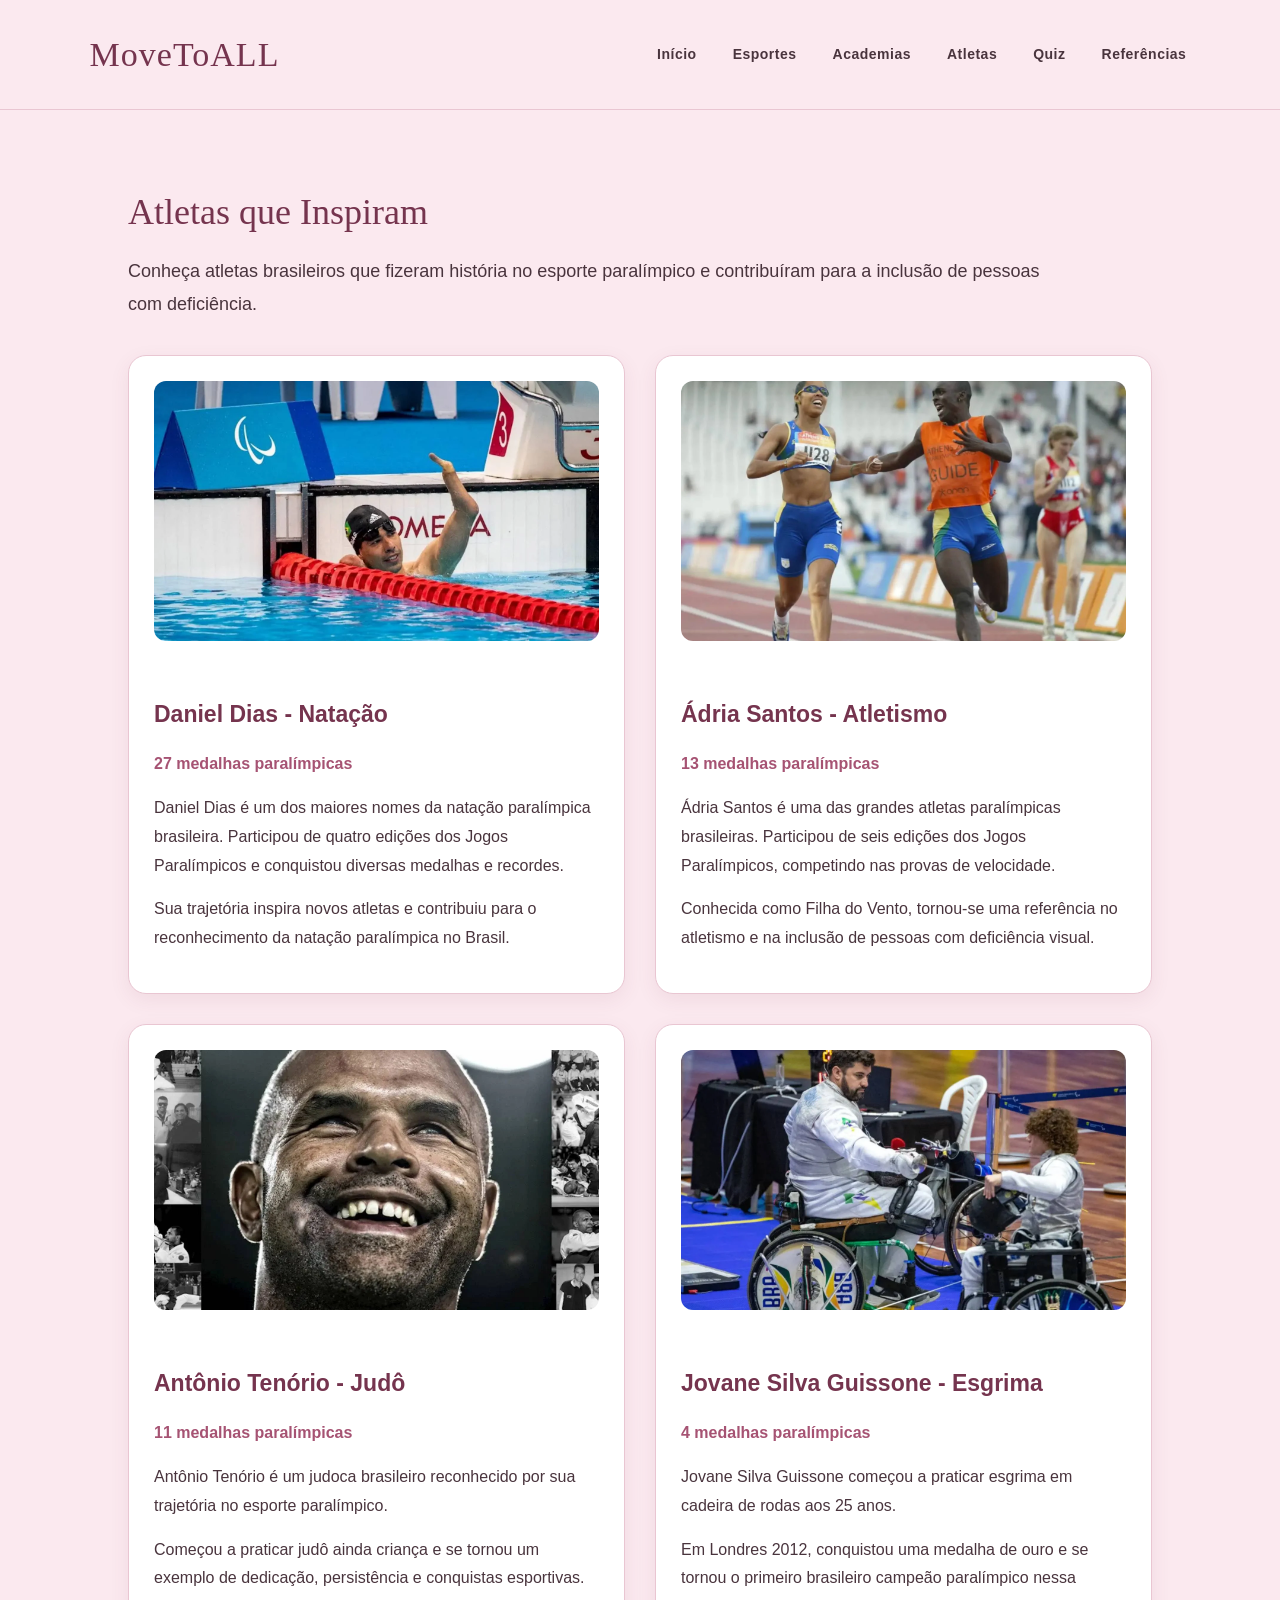
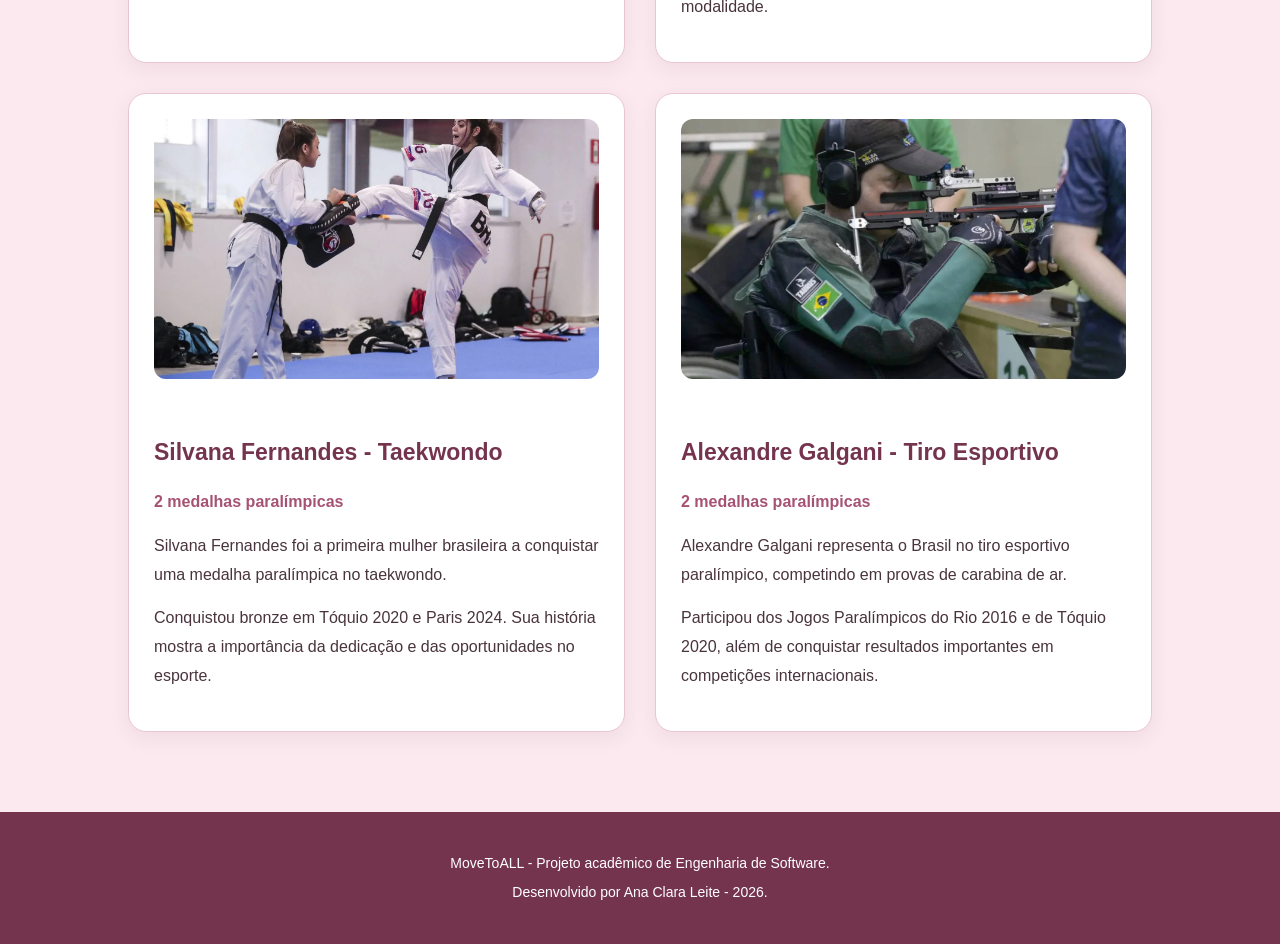
<file: atletas.html>
<!DOCTYPE html>
<html lang="pt-br">
<head>
    <meta charset="UTF-8">
    <meta name="viewport" content="width=device-width, initial-scale=1.0">
    <title>Atletas | MoveToALL</title>
    <link rel="stylesheet" href="style.css">
</head>

<body>
    <a href="#conteudo" class="skip-link">Pular para conteúdo principal</a>
    <header>
        <h1>MoveToALL</h1>
        
        <nav aria-label="Menu">

            <a href="index.html">Início</a>
            <a href="esportes.html">Esportes</a>
            <a href="gym.html">Academias</a>
            <a href="atletas.html">Atletas</a>
            <a href="quiz.html">Quiz</a>
            <a href="referencias.html">Referências</a>
        </nav>
    </header>

    
    <main id="conteudo" tabindex="-1">
        <section id="athletes">
            <h2>Atletas que Inspiram</h2>
            <p>Conheça atletas brasileiros que fizeram história
                no esporte paralímpico e contribuíram para
                a inclusão de pessoas com deficiência.</p>

            <div class="athletes-container">

                <div class="athlete-card">
                    <img src="imagens/daniel_dias.webp"
                         alt="Daniel Dias na piscina">
                    <h3>Daniel Dias - Natação</h3>
                    <p><strong>27 medalhas paralímpicas</strong></p>
                    <p>Daniel Dias é um dos maiores nomes da
                        natação paralímpica brasileira. Participou
                        de quatro edições dos Jogos Paralímpicos
                        e conquistou diversas medalhas e recordes.</p>
                    <p>Sua trajetória inspira novos atletas
                        e contribuiu para o reconhecimento
                        da natação paralímpica no Brasil.</p>
                </div>

                <div class="athlete-card">
                    <img src="imagens/adria_santos.webp"
                         alt="Ádria Santos praticando atletismo">
                    <h3>Ádria Santos - Atletismo</h3>
                    <p><strong>13 medalhas paralímpicas</strong></p>
                    <p>Ádria Santos é uma das grandes atletas
                        paralímpicas brasileiras. Participou de
                        seis edições dos Jogos Paralímpicos,
                        competindo nas provas de velocidade.</p>
                    <p>Conhecida como Filha do Vento,
                        tornou-se uma referência no atletismo
                        e na inclusão de pessoas com deficiência visual.</p>
                </div>

                <div class="athlete-card">
                    
                <img src="imagens/antonio_tenorio.webp"
                    alt="Antônio Tenório sorrindo em um retrato, com fotografias ao fundo.">
                    <h3>Antônio Tenório - Judô</h3>
                    <p><strong>11 medalhas paralímpicas</strong></p>
                    <p>Antônio Tenório é um judoca brasileiro
                        reconhecido por sua trajetória no
                        esporte paralímpico.</p>
                    <p>Começou a praticar judô ainda criança
                        e se tornou um exemplo de dedicação,
                        persistência e conquistas esportivas.</p>
                </div>

                <div class="athlete-card">
                    <img src="imagens/jovane_silva.webp"
                         alt="Jovane Silva Guissone praticando esgrima">
                    <h3>Jovane Silva Guissone - Esgrima</h3>
                    <p><strong>4 medalhas paralímpicas</strong></p>
                    <p>Jovane Silva Guissone começou a praticar
                        esgrima em cadeira de rodas aos 25 anos.</p>
                    <p>Em Londres 2012, conquistou uma medalha
                        de ouro e se tornou o primeiro brasileiro
                        campeão paralímpico nessa modalidade.</p>
                </div>

                <div class="athlete-card">
                    <img src="imagens/silvana_fernandes.webp"
                         alt="Silvana Fernandes treinando taekwondo">
                    <h3>Silvana Fernandes - Taekwondo</h3>
                    <p><strong>2 medalhas paralímpicas</strong></p>
                    <p>Silvana Fernandes foi a primeira mulher
                        brasileira a conquistar uma medalha
                        paralímpica no taekwondo.</p>
                    <p>Conquistou bronze em Tóquio 2020
                        e Paris 2024. Sua história mostra
                        a importância da dedicação e das
                        oportunidades no esporte.</p>
                </div>

                <div class="athlete-card">
                    <img src="imagens/alexandre_galgani.webp"
                         alt="Alexandre Galgani praticando tiro esportivo">
                    <h3>Alexandre Galgani - Tiro Esportivo</h3>
                    <p><strong>2 medalhas paralímpicas</strong></p>
                    <p>Alexandre Galgani representa o Brasil
                        no tiro esportivo paralímpico,
                        competindo em provas de carabina de ar.</p>
                    <p>Participou dos Jogos Paralímpicos
                        do Rio 2016 e de Tóquio 2020,
                        além de conquistar resultados
                        importantes em competições internacionais.</p>
                </div>

            </div>
        </section>
    </main>

    <footer>
        <p>MoveToALL - Projeto acadêmico de Engenharia de Software.</p>
        <p>Desenvolvido por Ana Clara Leite - 2026.</p>
    </footer>
</body>
</html>
</file>
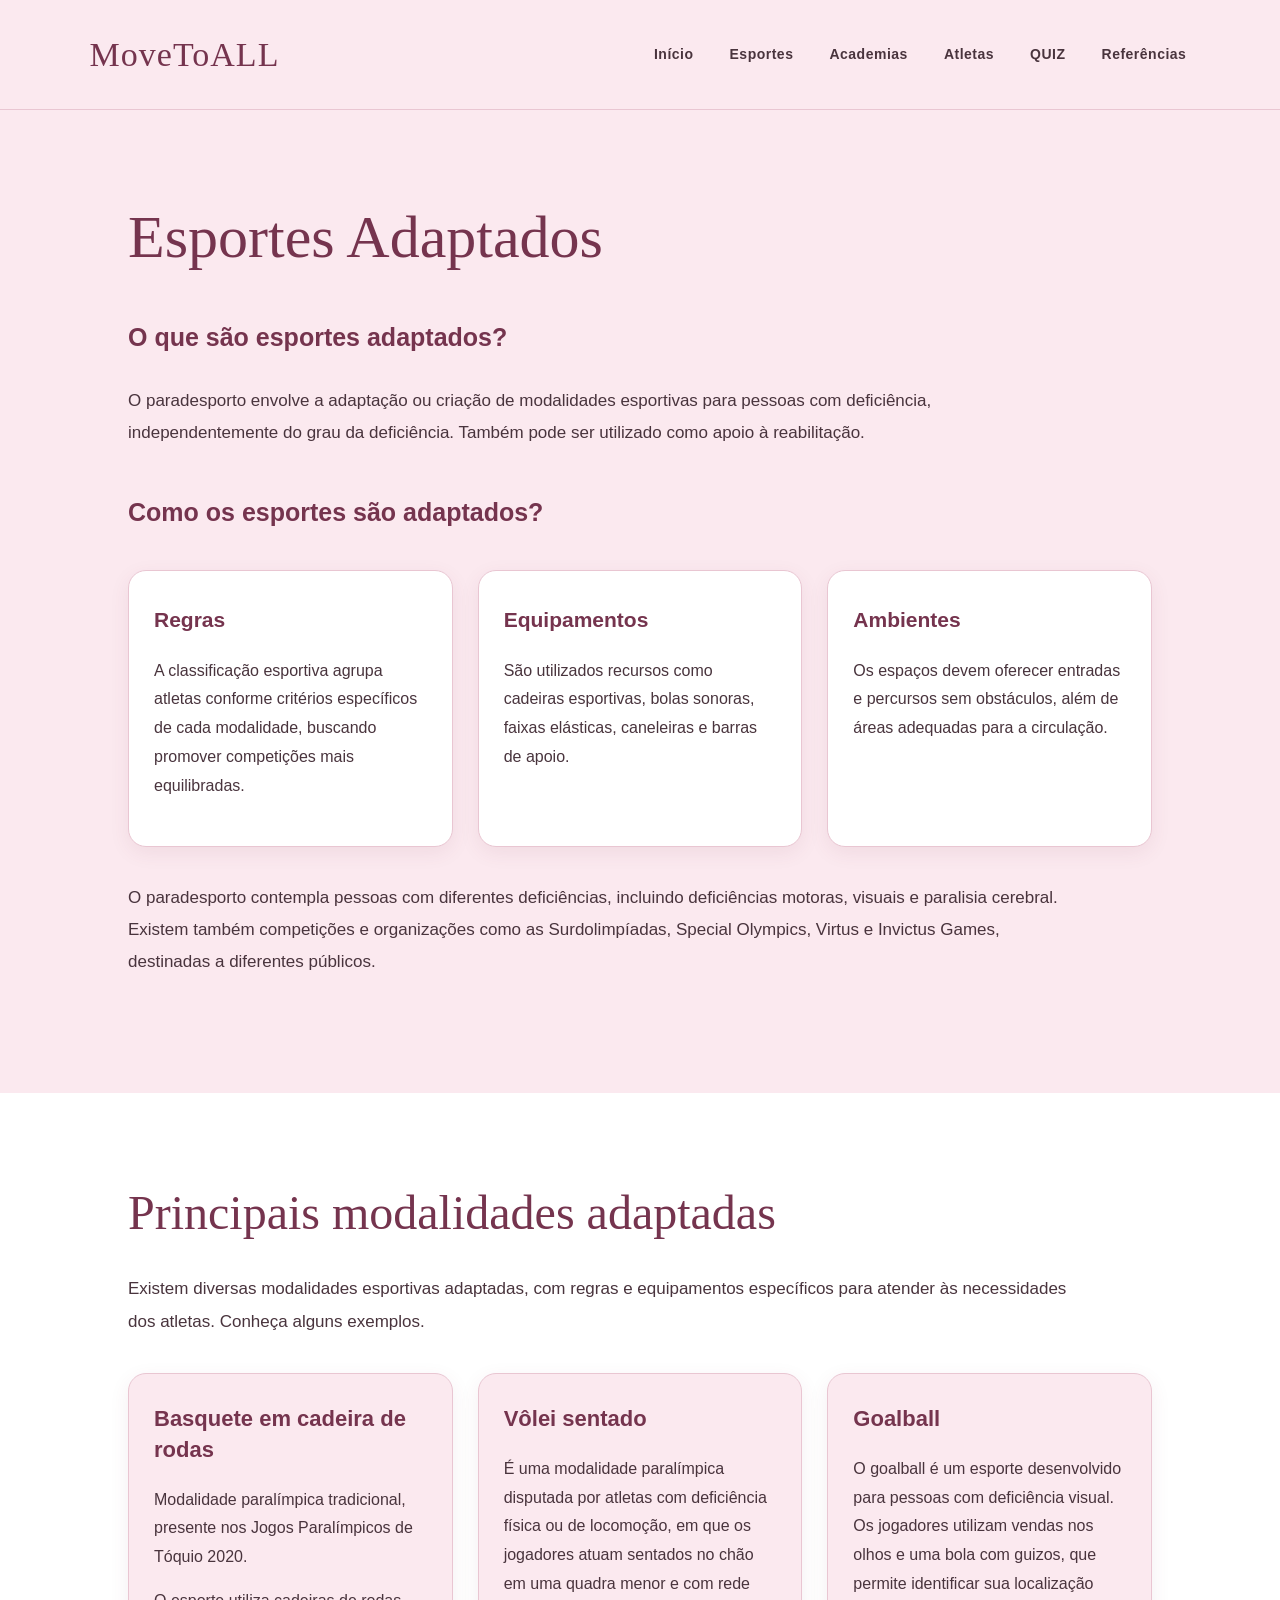
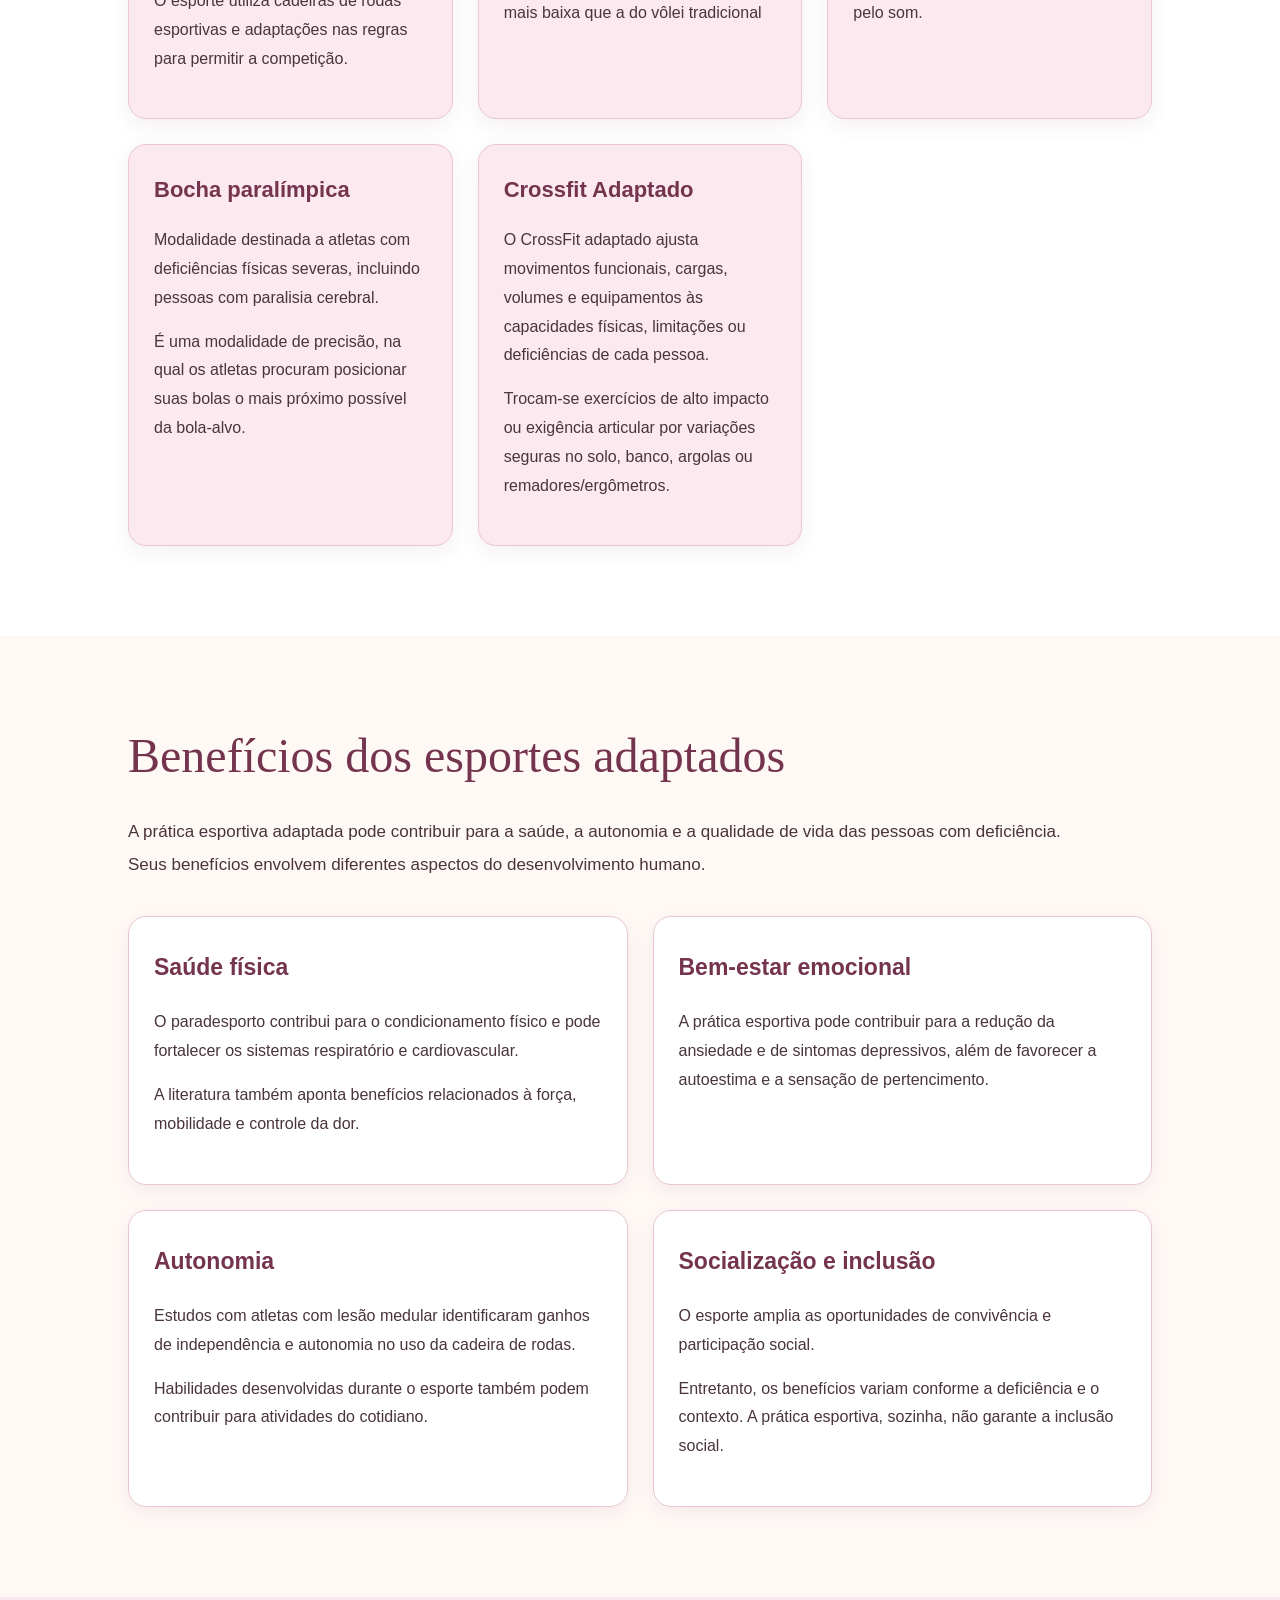
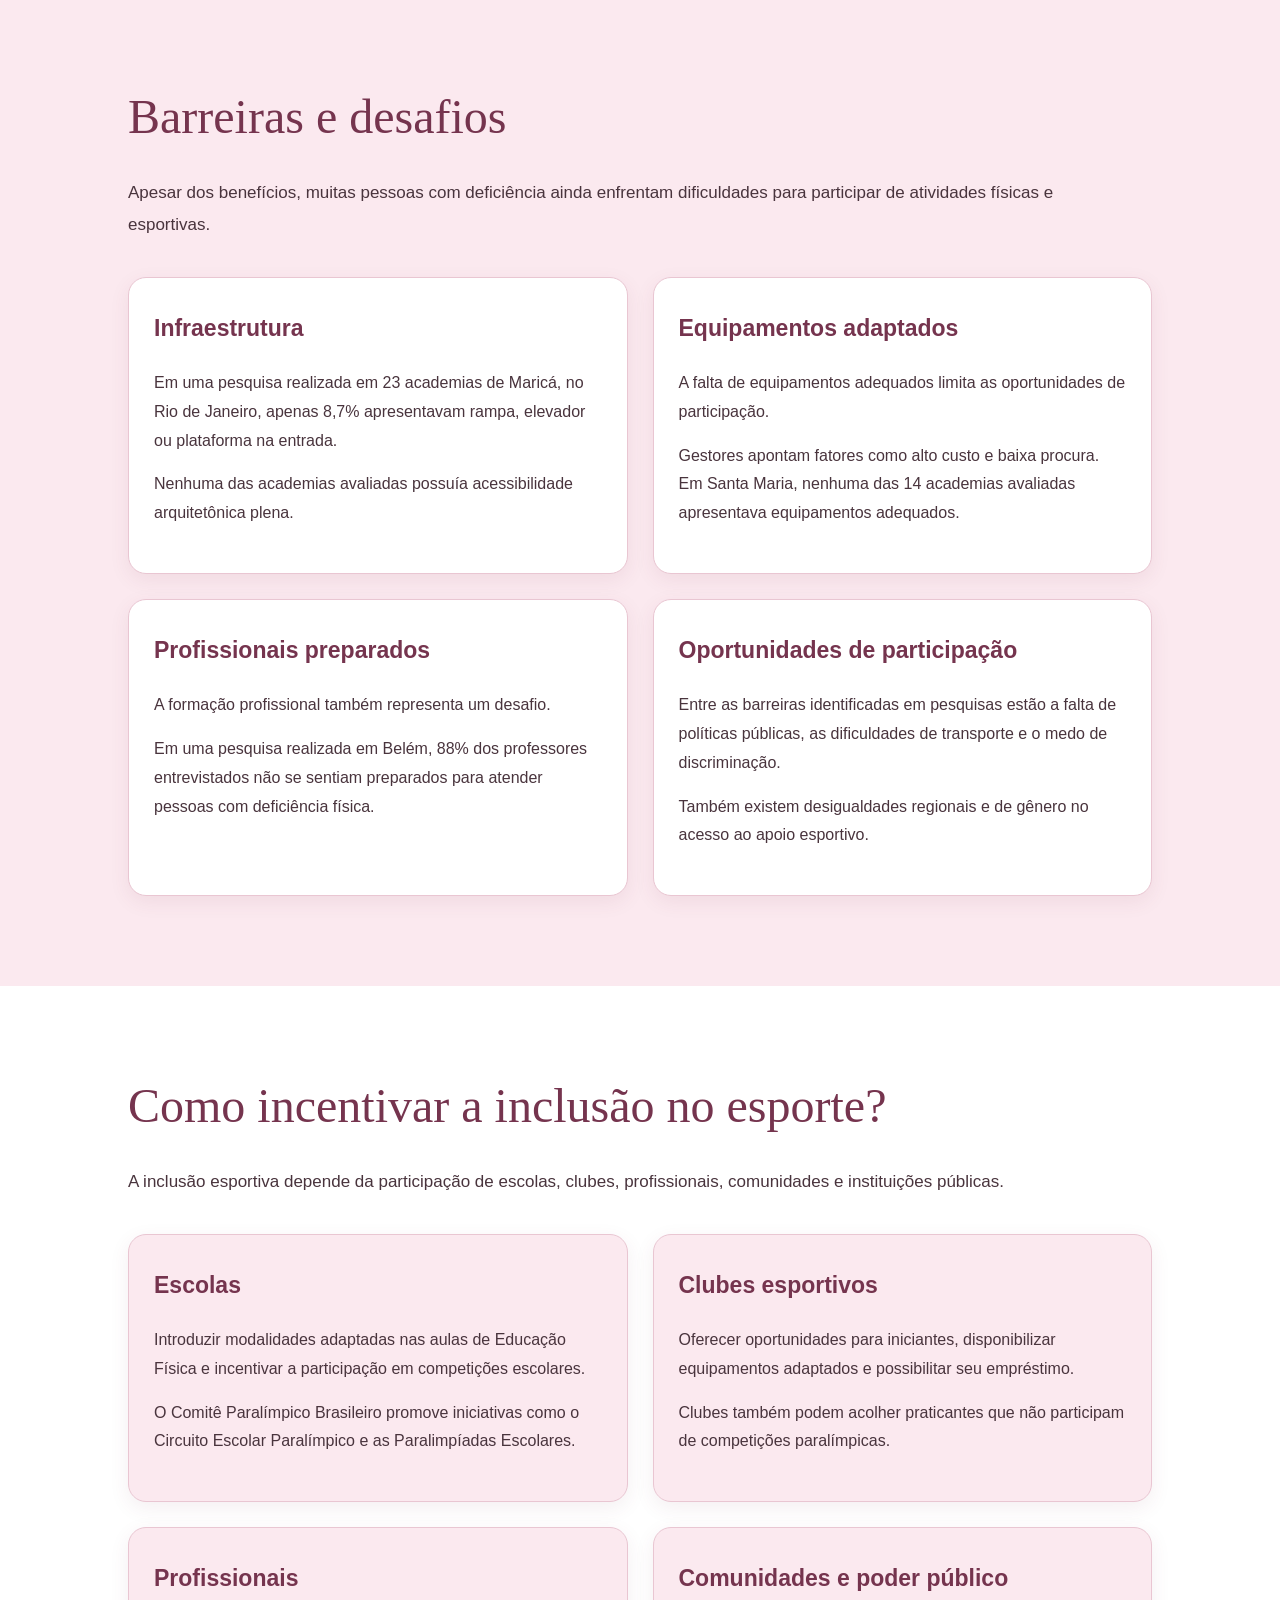
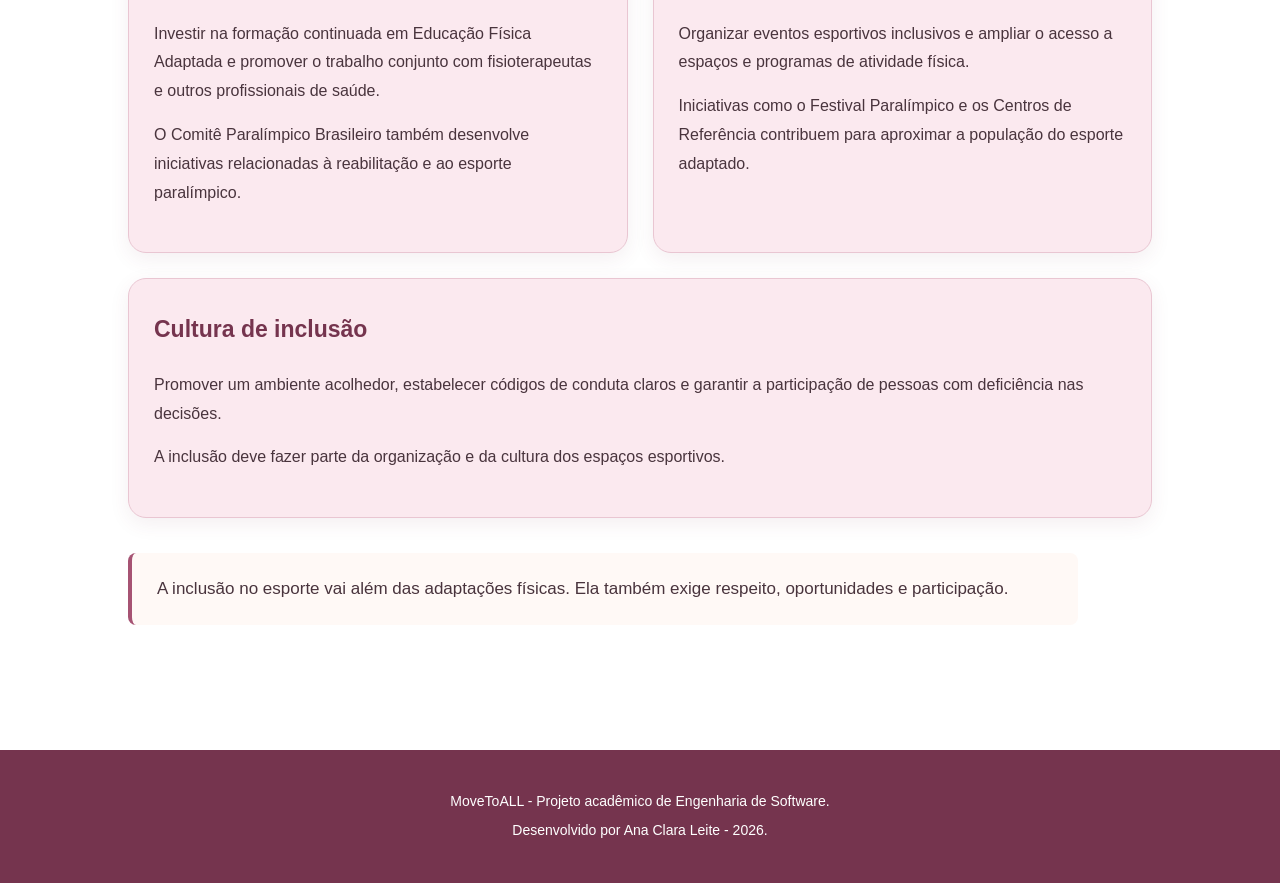
<file: esportes.html>
<!DOCTYPE html>
<html lang="pt-BR">
<head>
    <meta charset="UTF-8">
    <meta name="viewport" content="width=device-width, initial-scale=1.0">
    <meta name="description"
          content="Conheça os esportes adaptados, suas modalidades, benefícios e desafios para a inclusão.">
    <title>Esportes Adaptados | MoveToALL</title>
    <link rel="stylesheet" href="style.css">
</head>

<body>
    <a href="#conteudo" class="skip-link">
        Pular para conteúdo principal</a>
    <header>
        <h1>MoveToALL</h1>
        <nav aria-label="Menu">
            <a href="index.html">Início</a>
            <a href="esportes.html" aria-current="page">Esportes</a>
            <a href="gym.html">Academias</a>
            <a href="atletas.html">Atletas</a>
            <a href="quiz.html">QUIZ</a>
            <a href="referencias.html">Referências</a>
        </nav>
    </header>
    
    <main id="conteudo" tabindex="-1">
        <section id="sports_intro">
            <h2>Esportes Adaptados</h2>
            <h3>O que são esportes adaptados?</h3>
            <p>O paradesporto envolve a adaptação ou criação
                de modalidades esportivas para pessoas com
                deficiência, independentemente do grau da
                deficiência. Também pode ser utilizado como
                apoio à reabilitação.</p>

            <h3>Como os esportes são adaptados?</h3>
            <div class="sports-cards">
                <article class="sports-card">
                    <h4>Regras</h4>
                    <p>A classificação esportiva agrupa
                        atletas conforme critérios específicos
                        de cada modalidade, buscando promover
                        competições mais equilibradas.
                    </p>
                </article>
                <article class="sports-card">
                    <h4>Equipamentos</h4>
                    <p>São utilizados recursos como cadeiras
                        esportivas, bolas sonoras, faixas
                        elásticas, caneleiras e barras
                        de apoio.</p>
                </article>

                <article class="sports-card">
                    <h4>Ambientes</h4>
                    <p>
                        Os espaços devem oferecer entradas
                        e percursos sem obstáculos, além de
                        áreas adequadas para a circulação.</p>
                </article></div>
            <p>
                O paradesporto contempla pessoas com
                diferentes deficiências, incluindo
                deficiências motoras, visuais e paralisia
                cerebral. Existem também competições e
                organizações como as Surdolimpíadas,
                Special Olympics, Virtus e Invictus Games,
                destinadas a diferentes públicos.</p>
        </section>

        <section id="sports_modalities">

            <h2>Principais modalidades adaptadas</h2>
            <p>Existem diversas modalidades esportivas
                adaptadas, com regras e equipamentos
                específicos para atender às necessidades
                dos atletas. Conheça alguns exemplos.</p>

            <div class="sports-modalities-grid">
                <article class="sports-modality-card">
                    <h3>Basquete em cadeira de rodas</h3>
                    <p>
                        Modalidade paralímpica tradicional,
                        presente nos Jogos Paralímpicos
                        de Tóquio 2020.</p> <p>O esporte utiliza cadeiras de rodas
                        esportivas e adaptações nas regras
                        para permitir a competição.</p></article>

                <article class="sports-modality-card">
                    <h3>Vôlei sentado</h3>
                    <p>
                        É uma modalidade paralímpica disputada por 
                        atletas com deficiência física ou de locomoção,
                        em que os jogadores atuam sentados no chão 
                        em uma quadra menor e com rede mais baixa que a do vôlei tradicional</p>
                </article>

                <article class="sports-modality-card">
                    <h3>Goalball</h3>
                    <p>
                        O goalball é um esporte desenvolvido para pessoas
                            com deficiência visual. Os jogadores utilizam vendas
                            nos olhos e uma bola com guizos, que permite
                            identificar sua localização pelo som.</p></article>

                <article class="sports-modality-card">
                    <h3>Bocha paralímpica</h3>
                    <p>
                        Modalidade destinada a atletas
                        com deficiências físicas severas,
                        incluindo pessoas com paralisia
                        cerebral.</p> <p>É uma modalidade de precisão,
                        na qual os atletas procuram
                        posicionar suas bolas o mais
                        próximo possível da bola-alvo.</p></article>

                <article class="sports-modality-card">
                    <h3>Crossfit Adaptado</h3>
                    <p>O CrossFit adaptado ajusta movimentos funcionais, 
                        cargas, volumes e equipamentos às capacidades físicas, 
                        limitações ou deficiências de cada pessoa.
                    </p> <p> Trocam-se exercícios de alto impacto ou exigência
                        articular por variações seguras no solo, banco, argolas ou remadores/ergômetros.</p>
                </article>
            </div>
        </section>
        <section id="sports_benefits">

            <h2>Benefícios dos esportes adaptados</h2>
            <p>A prática esportiva adaptada pode contribuir
                para a saúde, a autonomia e a qualidade de
                vida das pessoas com deficiência.
                Seus benefícios envolvem diferentes
                aspectos do desenvolvimento humano.</p>

            <div class="sports-cards">
                <article class="sports-card">
                    <h3>Saúde física</h3>
                    <p>O paradesporto contribui para o
                        condicionamento físico e pode
                        fortalecer os sistemas respiratório
                        e cardiovascular.
                    </p> <p>
                        A literatura também aponta
                        benefícios relacionados à força,
                        mobilidade e controle da dor.</p>
                </article>
                <article class="sports-card">

                    <h3>Bem-estar emocional</h3>
                    <p>A prática esportiva pode contribuir
                        para a redução da ansiedade e de
                        sintomas depressivos, além de
                        favorecer a autoestima e a
                        sensação de pertencimento.
                    </p>
                </article>
                <article class="sports-card">
                    <h3>Autonomia</h3>
                    <p>
                        Estudos com atletas com lesão
                        medular identificaram ganhos de
                        independência e autonomia no
                        uso da cadeira de rodas.</p>
                <p>
                        Habilidades desenvolvidas durante
                        o esporte também podem contribuir
                        para atividades do cotidiano.</p>

                </article>

                <article class="sports-card">
                    <h3>Socialização e inclusão</h3>
                      <p>
                          O esporte amplia as oportunidades
                        de convivência e participação
                        social.</p>
                    <p>
                        Entretanto, os benefícios variam
                        conforme a deficiência e o contexto.
                        A prática esportiva, sozinha,
                        não garante a inclusão social.</p>

                </article>
            </div>
        </section>

        <section id="sports_barriers">
            <h2>Barreiras e desafios</h2>
            <p>
                Apesar dos benefícios, muitas pessoas
                com deficiência ainda enfrentam
                dificuldades para participar de
                atividades físicas e esportivas.</p>
            <div class="sports-cards">
                <article class="sports-card">
                    <h3>Infraestrutura</h3>
                    <p>
                        Em uma pesquisa realizada em
                        23 academias de Maricá, no
                        Rio de Janeiro, apenas 8,7%
                        apresentavam rampa, elevador
                        ou plataforma na entrada.</p> <p>
                        Nenhuma das academias avaliadas
                        possuía acessibilidade
                        arquitetônica plena.
                    </p>
                </article>
                <article class="sports-card">
                    <h3>Equipamentos adaptados</h3>
                    <p>A falta de equipamentos adequados
                        limita as oportunidades de
                        participação.
                    </p>
                    <p>Gestores apontam fatores como
                        alto custo e baixa procura.
                        Em Santa Maria, nenhuma das
                        14 academias avaliadas
                        apresentava equipamentos
                        adequados.</p> </article>
                <article class="sports-card">
                    <h3>Profissionais preparados</h3>
                    <p>
                        A formação profissional também
                        representa um desafio.
                    </p>
                    <p>
                        Em uma pesquisa realizada em
                        Belém, 88% dos professores
                        entrevistados não se sentiam
                        preparados para atender
                        pessoas com deficiência física.
                    </p>
                </article>

                <article class="sports-card">
                    <h3>Oportunidades de participação</h3>
                   <p>
                            Entre as barreiras identificadas
                            em pesquisas estão a falta de
                        políticas públicas, as dificuldades
                        de transporte e o medo de
                        discriminação.
                    </p>

                    <p>Também existem desigualdades
                        regionais e de gênero no
                        acesso ao apoio esportivo.
                    </p>
                </article>
            </div>
        </section>

        <section id="sports_inclusion">
            <h2>Como incentivar a inclusão no esporte?</h2>
            <p>
                A inclusão esportiva depende da
                participação de escolas, clubes,
                profissionais, comunidades e
                instituições públicas.</p>

            <div class="sports-inclusion-list">
                <article class="sports-inclusion-item">
                    <h3>Escolas</h3>
                    <p>Introduzir modalidades adaptadas
                        nas aulas de Educação Física
                        e incentivar a participação
                        em competições escolares.
                    </p>
                    <p>O Comitê Paralímpico Brasileiro
                        promove iniciativas como o
                        Circuito Escolar Paralímpico
                        e as Paralimpíadas Escolares.
                    </p>
                </article>
                <article class="sports-inclusion-item">
                    <h3>Clubes esportivos</h3>

                    <p>
                        Oferecer oportunidades para
                        iniciantes, disponibilizar
                        equipamentos adaptados e
                        possibilitar seu empréstimo.
                    </p>
                    <p>
                        Clubes também podem acolher
                        praticantes que não participam
                        de competições paralímpicas.
                    </p>
                </article>
                <article class="sports-inclusion-item">
                      <h3>Profissionais</h3>
                          <p>Investir na formação continuada
                        em Educação Física Adaptada
                        e promover o trabalho conjunto
                        com fisioterapeutas e outros
                        profissionais de saúde.</p>

                    <p>O Comitê Paralímpico Brasileiro
                        também desenvolve iniciativas
                        relacionadas à reabilitação
                        e ao esporte paralímpico.
                    </p>
                </article>
                <article class="sports-inclusion-item">
                    <h3>Comunidades e poder público</h3>
                    <p>
                        Organizar eventos esportivos
                        inclusivos e ampliar o acesso
                        a espaços e programas
                        de atividade física.
                    </p> <p>
                        Iniciativas como o Festival
                        Paralímpico e os Centros
                        de Referência contribuem
                        para aproximar a população
                        do esporte adaptado.</p>
                </article>

                <article class="sports-inclusion-item">
                    <h3>Cultura de inclusão</h3>
                    <p>
                        Promover um ambiente acolhedor,
                        estabelecer códigos de conduta
                        claros e garantir a participação
                        de pessoas com deficiência
                        nas decisões.
                    </p> <p>
                        A inclusão deve fazer parte
                        da organização e da cultura
                        dos espaços esportivos.</p>
                </article>
            </div>
            <p class="sports-note">
                A inclusão no esporte vai além das
                adaptações físicas. Ela também exige
                respeito, oportunidades e participação.</p>
        </section>
    </main>
    <footer>
        <p>MoveToALL - Projeto acadêmico de Engenharia de Software.</p>
         <p>Desenvolvido por Ana Clara Leite - 2026.</p>
    </footer>
</body>
</html>
</file>
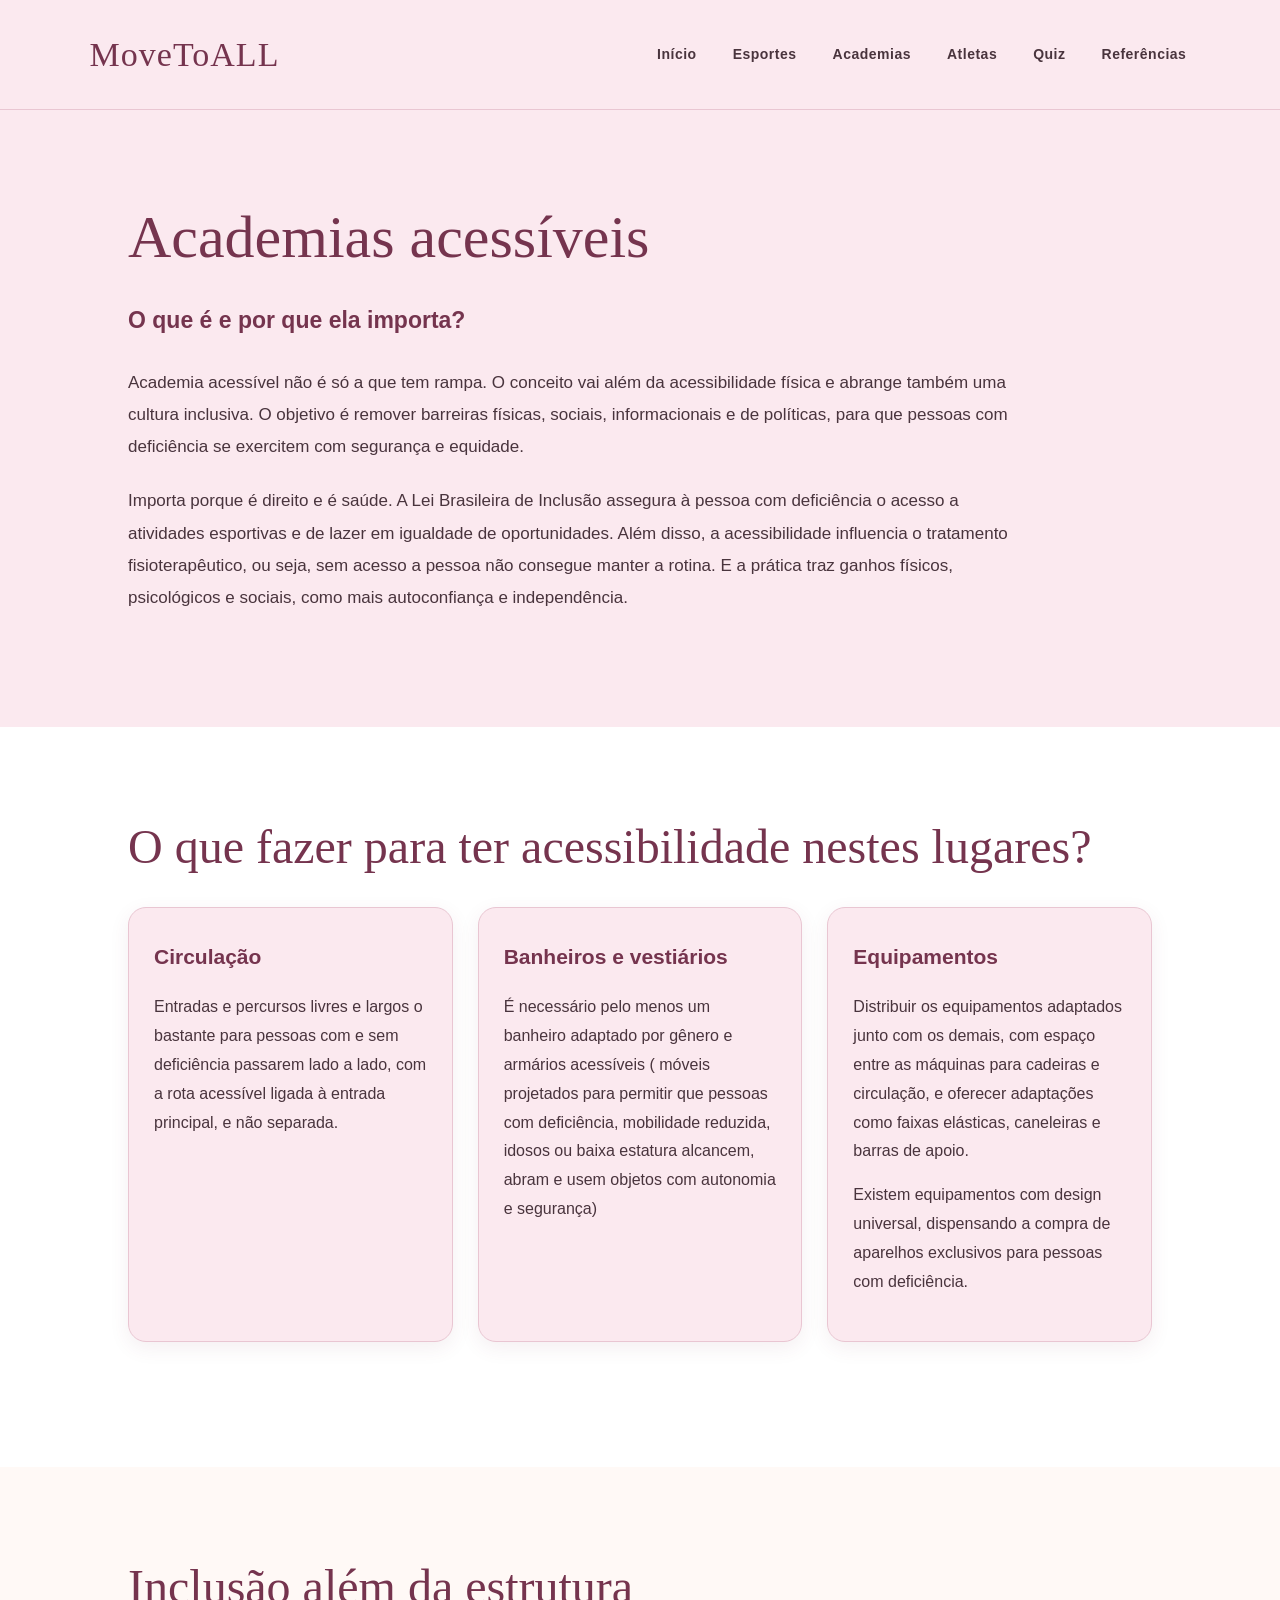
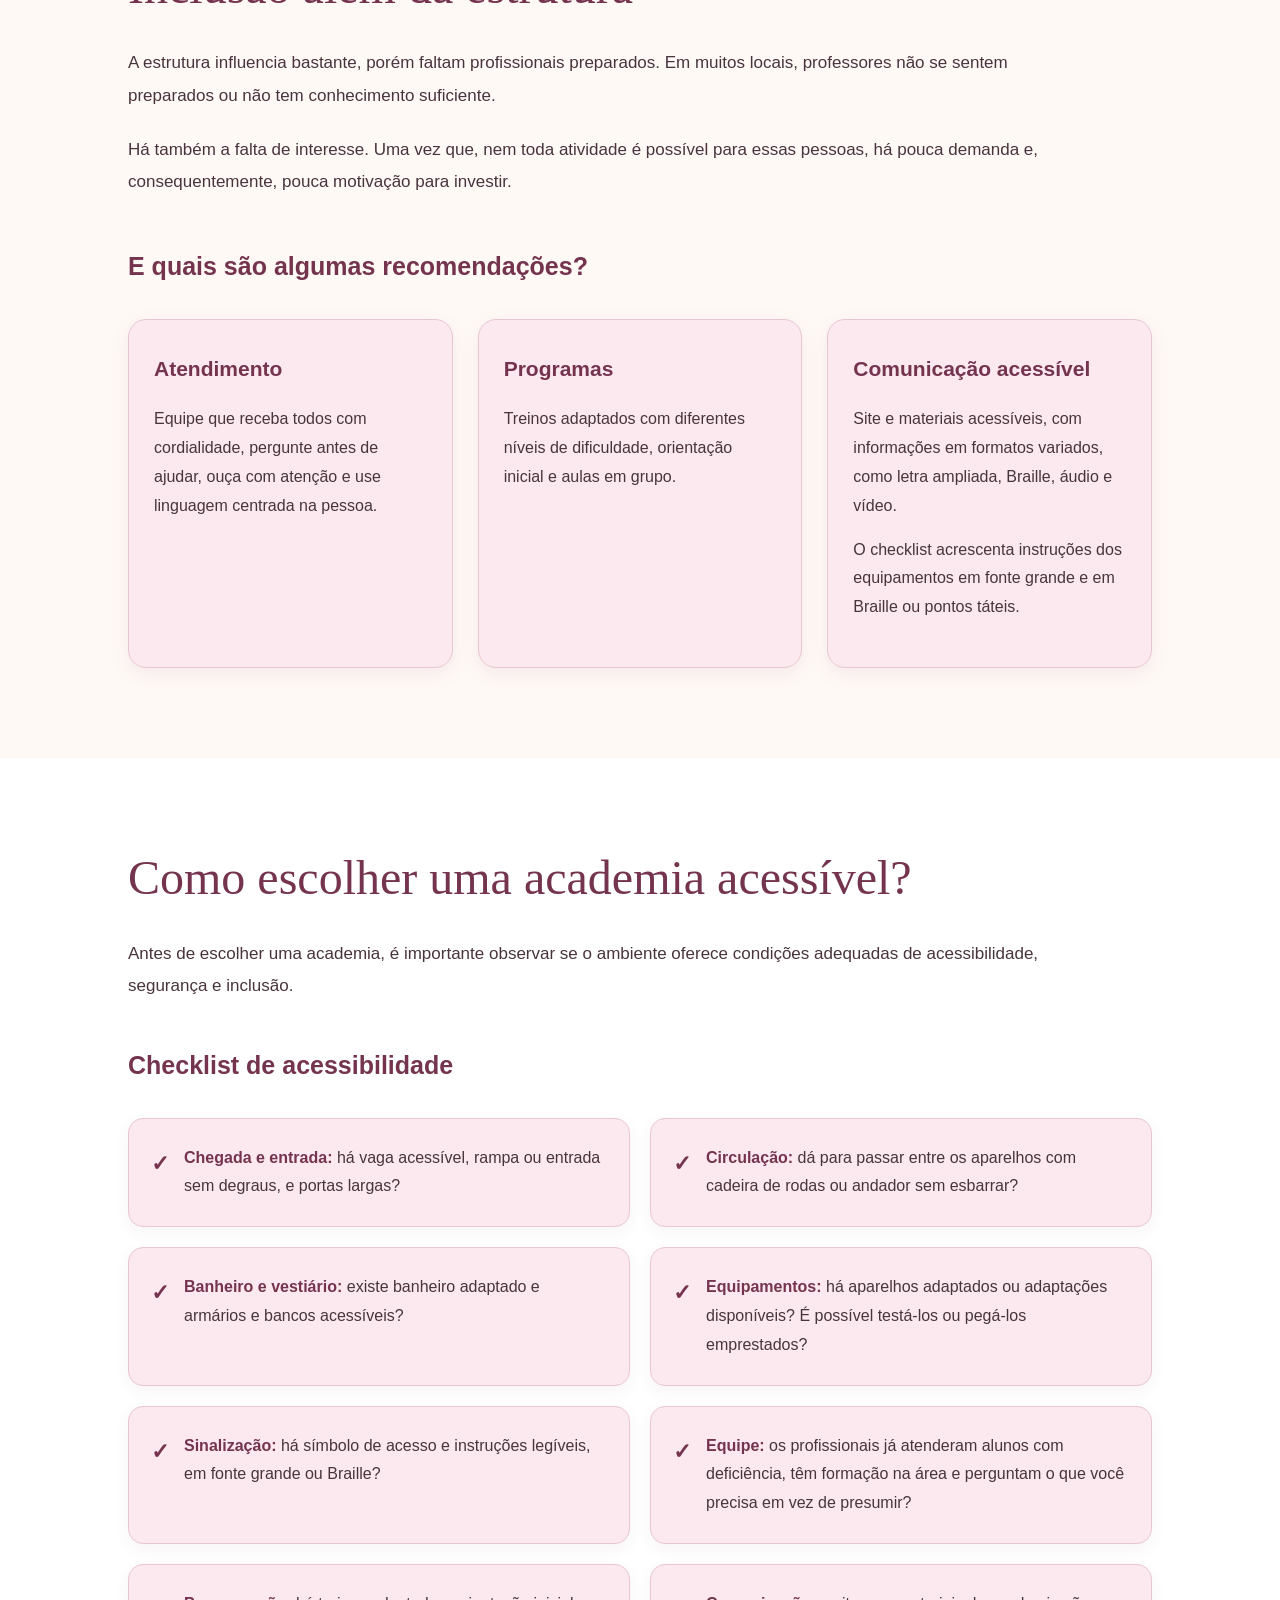
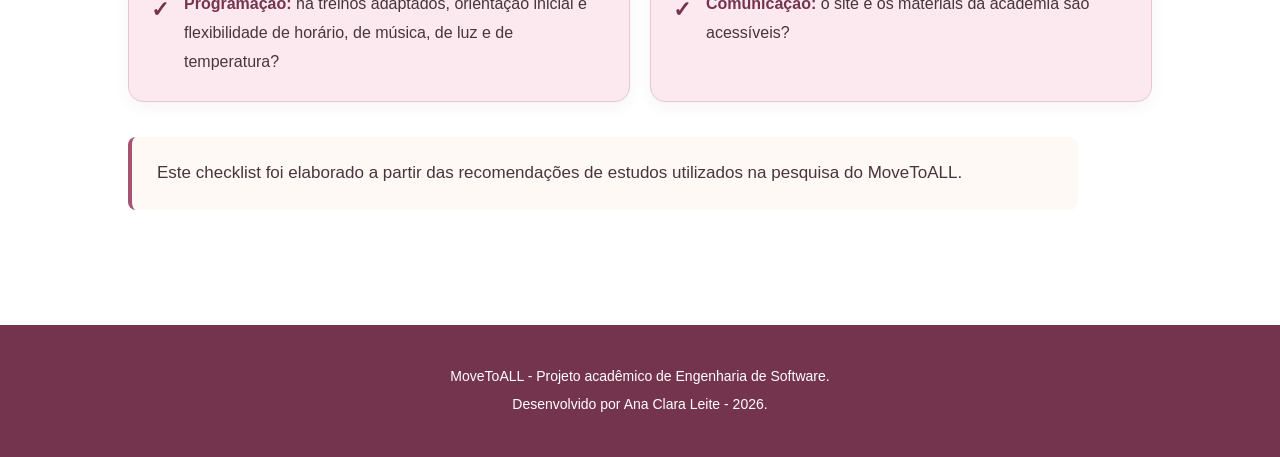
<file: gym.html>
<!DOCTYPE html>
<html lang="pt-BR">
<head>
    <meta charset="UTF-8">
    <meta name="viewport" content="width=device-width, initial-scale=1.0">
    <title>Academias | MoveToALL</title>
    <link rel="stylesheet" href="style.css">
</head>

<body>
    <a href="#conteudo" class="skip-link">
        Pular para conteúdo principal</a>
    <header>
        <h1>MoveToALL</h1>
        <nav aria-label="Menu">
            <a href="index.html">Início</a>
                <a href="esportes.html">Esportes</a>
                <a href="gym.html">Academias</a>
                <a href="atletas.html">Atletas</a>
                <a href="quiz.html">Quiz</a>
                <a href="referencias.html">Referências</a>
        </nav>
</header>
<main id="conteudo" tabindex="-1">
<section id="gym_exemplos">
    <h2>Academias acessíveis</h2>
    <h3>O que é e por que ela importa?</h3>
    <p> Academia acessível não é só a que tem rampa.
        O conceito vai além da acessibilidade física e
        abrange também uma cultura inclusiva.
        O objetivo é remover barreiras físicas,
        sociais, informacionais e de políticas, para que
        pessoas com deficiência se exercitem com
        segurança e equidade.</p>

        <p>Importa porque é direito e é saúde. A Lei
        Brasileira de Inclusão assegura à pessoa com
        deficiência o acesso a atividades esportivas
        e de lazer em igualdade de oportunidades.
        Além disso, a acessibilidade influencia o tratamento fisioterapêutico, ou seja,
        sem acesso a pessoa não consegue manter a rotina.
        E a prática traz ganhos físicos, psicológicos
        e sociais, como mais autoconfiança e independência.</p>
</section>

<section id="gym_physic">
    <h2>O que fazer para ter acessibilidade nestes lugares?</h2>
    <div class="gym-cards">
        <article class="gym-card">
            <h4>Circulação</h4>
            <p>
                Entradas e percursos livres e largos o bastante
                para pessoas com e sem deficiência passarem
                lado a lado, com a rota acessível ligada à
                entrada principal, e não separada.</p>
        </article>
        <article class="gym-card">
            <h4>Banheiros e vestiários</h4>
            <p>
                É necessário pelo menos um banheiro
                adaptado por gênero e
                armários acessíveis ( móveis projetados para permitir 
                que pessoas com deficiência, mobilidade reduzida,
                 idosos ou baixa estatura alcancem, abram e usem objetos com 
                 autonomia e segurança)</p>
        </article>
        <article class="gym-card">
            <h4>Equipamentos</h4>
            <p>
                Distribuir os equipamentos adaptados junto
                com os demais, com espaço entre as máquinas
                para cadeiras e circulação, e oferecer
                adaptações como faixas elásticas, caneleiras
                e barras de apoio. </p>
            <p>
                Existem equipamentos com design universal,
                dispensando a compra de aparelhos
                exclusivos para pessoas com deficiência.</p>
        </article>
    </div>
</section>

<section id="gym_inclusion">
    <h2>Inclusão além da estrutura</h2>
    <p>
        A estrutura influencia bastante, porém faltam profissionais
        preparados. Em muitos locais, professores não
        se sentem preparados ou não tem conhecimento suficiente.</p>

    <p>Há também a falta de interesse. Uma vez que, nem toda atividade
        é possível para essas pessoas, há
         pouca demanda e, consequentemente, pouca motivação
        para investir.</p>

    <h3>E quais são algumas recomendações?</h3>
    <div class="gym-cards">
        <article class="gym-card">
            <h4>Atendimento</h4>
            <p>
                Equipe que receba todos com cordialidade,
                pergunte antes de ajudar, ouça com atenção
                e use linguagem centrada na pessoa.</p>
        </article>

        <article class="gym-card">
            <h4>Programas</h4>
            <p>
                Treinos adaptados com diferentes níveis
                de dificuldade, orientação inicial
                e aulas em grupo.</p>
        </article>

        <article class="gym-card">
            <h4>Comunicação acessível</h4>
            <p>
                Site e materiais acessíveis, com
                informações em formatos variados,
                como letra ampliada, Braille,
                áudio e vídeo.</p>
            <p>
                O checklist acrescenta instruções
                dos equipamentos em fonte grande
                e em Braille ou pontos táteis.
            </p>
        </article></div>
</section>

<section id="gym_checklist">
    <h2>Como escolher uma academia acessível?</h2>
    <p>
        Antes de escolher uma academia, é importante
        observar se o ambiente oferece condições
        adequadas de acessibilidade, segurança e inclusão.
    </p>

    <h3>Checklist de acessibilidade</h3>
    <ul class="gym-checklist-list">
        <li>
            <strong>Chegada e entrada:</strong>
            há vaga acessível, rampa ou entrada sem
            degraus, e portas largas?</li>
        <li>
            <strong>Circulação:</strong>
            dá para passar entre os aparelhos com
            cadeira de rodas ou andador sem esbarrar?
        </li>
        <li>
            <strong>Banheiro e vestiário:</strong>
            existe banheiro adaptado e armários
            e bancos acessíveis?</li>
        <li>
            <strong>Equipamentos:</strong>
            há aparelhos adaptados ou adaptações
            disponíveis? É possível testá-los
            ou pegá-los emprestados?
        </li>
        <li>
            <strong>Sinalização:</strong>
            há símbolo de acesso e instruções
            legíveis, em fonte grande ou Braille?</li>
        <li> <strong>Equipe:</strong>
            os profissionais já atenderam alunos
            com deficiência, têm formação na área
            e perguntam o que você precisa em
            vez de presumir?</li>
        <li><strong>Programação:</strong>
            há treinos adaptados, orientação inicial
            e flexibilidade de horário, de música,
            de luz e de temperatura?
        </li>
        <li>
            <strong>Comunicação:</strong>
            o site e os materiais da academia
            são acessíveis?</li></ul>
    <p class="gym-note">
        Este checklist foi elaborado a partir das
        recomendações de estudos utilizados
        na pesquisa do MoveToALL.</p>
</section>
</main>
<footer>
    <p>MoveToALL - Projeto acadêmico de Engenharia de Software.</p>
    <p>Desenvolvido por Ana Clara Leite - 2026.</p>
</footer>
</body>
</html>
</file>
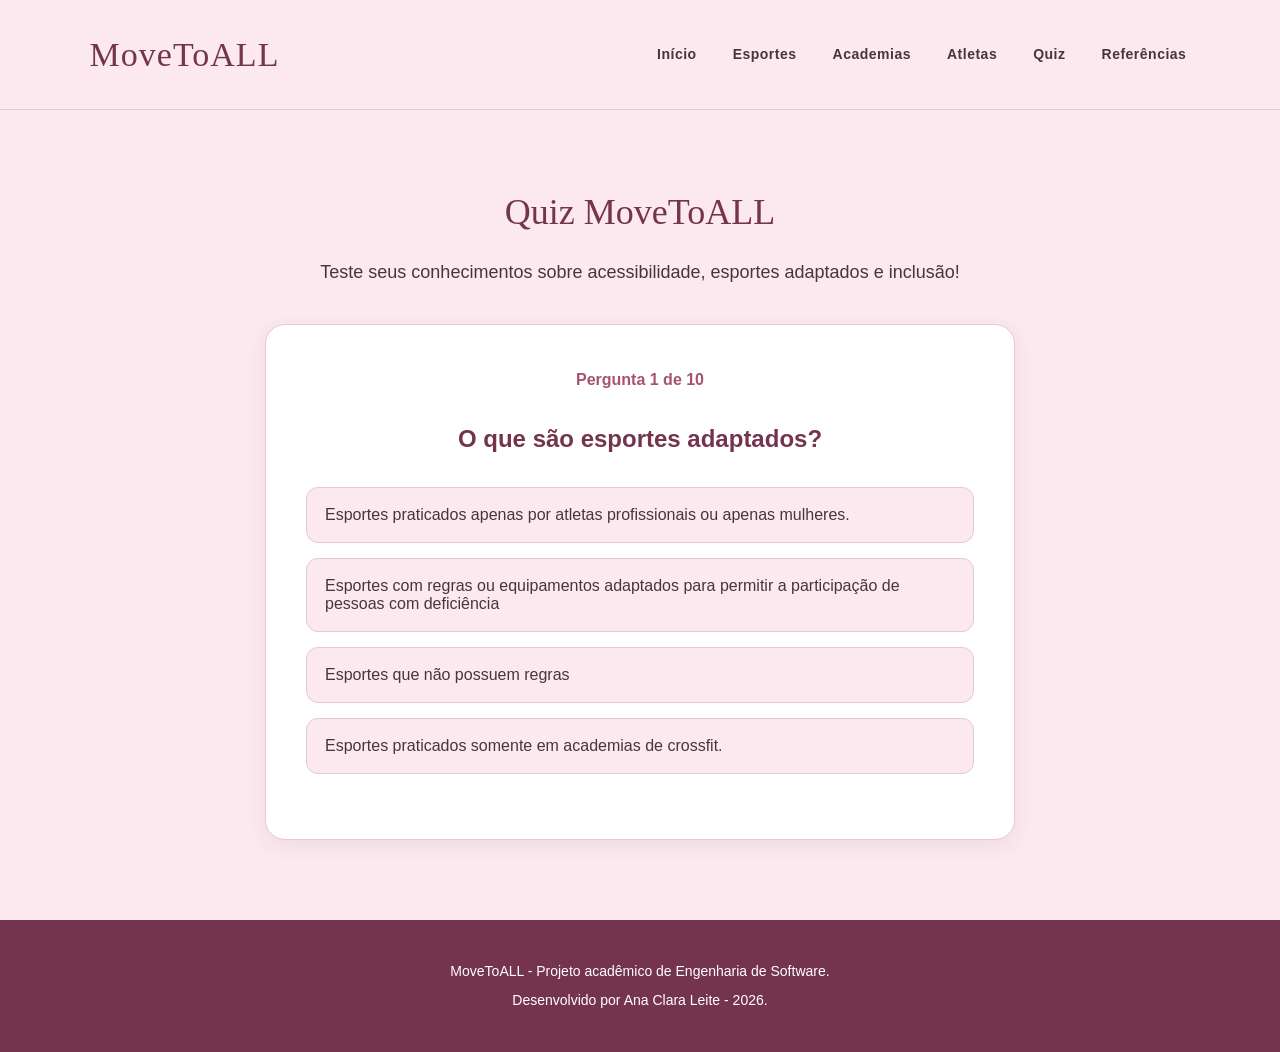
<file: quiz.html>
<!DOCTYPE html>
<html lang="pt-br">
<head>
    <meta charset="UTF-8">
    <meta name="viewport" content="width=device-width, initial-scale=1.0">
    <title>Quiz | MoveToALL</title>
    <link rel="stylesheet" href="style.css">
</head>

<body>
    <a href="#conteudo" class="skip-link">
        Pular para conteúdo principal</a>
    <header>

        <h1>MoveToALL</h1>
        
        <nav aria-label="Menu">
            <a href="index.html">Início</a>
            <a href="esportes.html">Esportes</a>
            <a href="gym.html">Academias</a>
            <a href="atletas.html">Atletas</a>
            <a href="quiz.html">Quiz</a>
            <a href="referencias.html">Referências</a>
        </nav>
</header>
    <main id="conteudo" tabindex="-1">
        <section id="quiz">
            <h2>Quiz MoveToALL</h2>
            <p>Teste seus conhecimentos sobre acessibilidade,
                esportes adaptados e inclusão!</p>

            <div class="quiz-container">
                <p id="question_number">
                    Pergunta 1 de 10</p>
                
                <h3 id="question" tabindex="-1"></h3>
                <div id="alternativas">
                </div>
                
                 <p id="answer" role="status" aria-live="polite"></p>
                <button id="next" onclick="nextQuestion()" style="display: none;">
                    Próxima pergunta
                </button></div>

            <div id="result" style="display: none;">

                <h2 id="result-title" tabindex="-1">Resultado Final</h2>
                <p id="points"></p>
                <button onclick="restartQuiz()">
                    Refazer Quiz
                </button></div>
        </section>
    </main>
    <footer>
       <p>MoveToALL - Projeto acadêmico de Engenharia de Software.</p>
         <p>Desenvolvido por Ana Clara Leite - 2026.</p>
    </footer>
    <script src="quiz.js"></script>

</body>
</html>
</file>
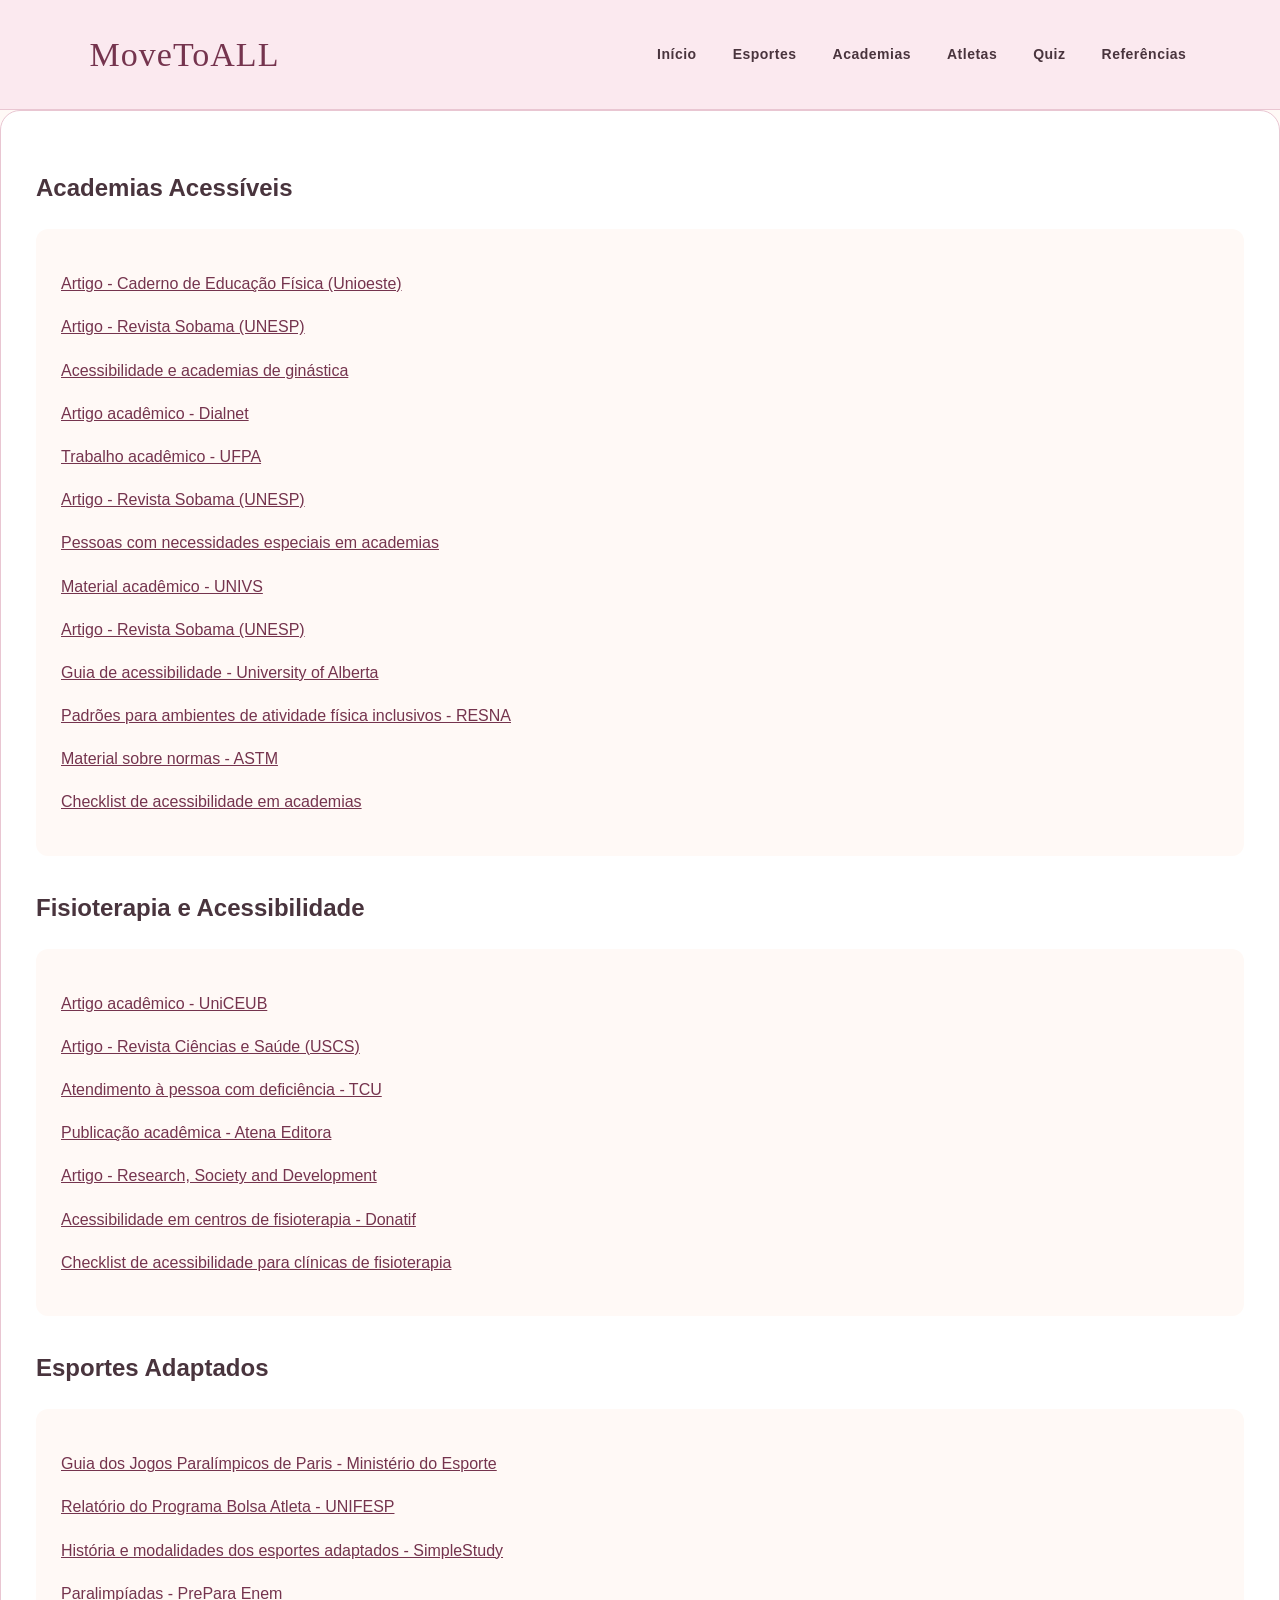
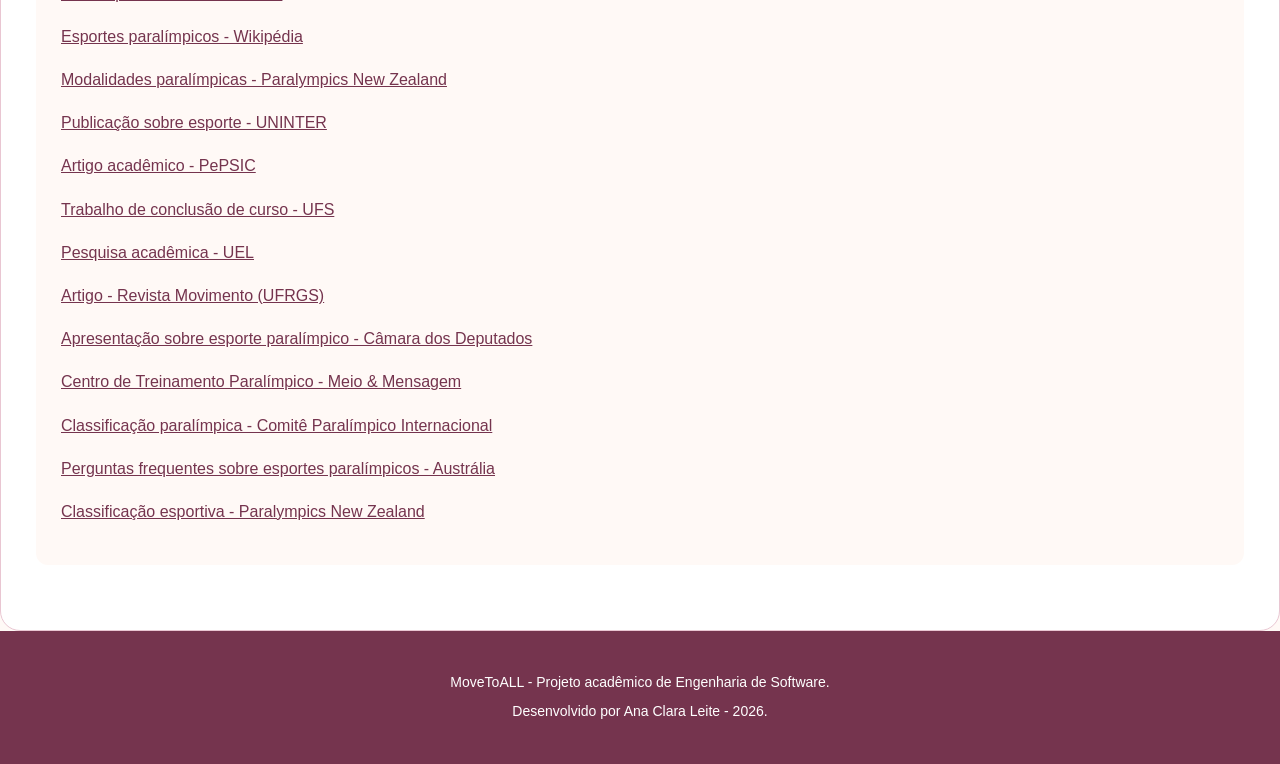
<file: referencias.html>
<!DOCTYPE html>
<html lang="pt-br">
<head>
    <meta charset="UTF-8">
    <meta name="viewport" content="width=device-width, initial-scale=1.0">
    <title>Referências | MoveToALL</title>
    <link rel="stylesheet" href="style.css">
</head>

<body>
    <a href="#conteudo" class="skip-link">
        Pular para conteúdo principal</a>
    <header>

        <h1>MoveToALL</h1>
        <nav>
            <a href="index.html">Início</a>
            <a href="esportes.html">Esportes</a>
            <a href="gym.html">Academias</a>
            <a href="atletas.html">Atletas</a>
            <a href="quiz.html">Quiz</a>
            <a href="referencias.html">Referências</a>
        </nav>
</header>





<main id="conteudo" tabindex="-1">
    <div class="references-container">

        <h2>Academias Acessíveis</h2>
        <div class="reference_item">
            <p><a href="https://e-revista.unioeste.br/index.php/cadernoedfisica/article/download/36186/25347" target="_blank">Artigo - Caderno de Educação Física (Unioeste)</a></p>
            <p><a href="https://revistas.marilia.unesp.br/index.php/sobama/article/view/7539/4956" target="_blank">Artigo - Revista Sobama (UNESP)</a></p>
            <p><a href="https://efdeportes.com/efd152/acessibilidade-e-academias-de-ginastica.htm" target="_blank">Acessibilidade e academias de ginástica</a></p>
            <p><a href="https://dialnet.unirioja.es/descarga/articulo/7851490.pdf" target="_blank">Artigo acadêmico - Dialnet</a></p>
            <p><a href="https://bdm.ufpa.br/bitstreams/cf0254e6-592c-47dc-a080-ccb7db72afb6/download" target="_blank">Trabalho acadêmico - UFPA</a></p>
            <p><a href="https://revistas.marilia.unesp.br/index.php/sobama/article/view/16489/17819" target="_blank">Artigo - Revista Sobama (UNESP)</a></p>
            <p><a href="https://efdeportes.com/efd145/portadores-de-necessidades-especiais-em-academias.htm" target="_blank">Pessoas com necessidades especiais em academias</a></p>
            <p><a href="https://sis.univs.edu.br/uploads/12/EF/EF_123.pdf" target="_blank">Material acadêmico - UNIVS</a></p>
            <p><a href="https://revistas.marilia.unesp.br/index.php/sobama/article/view/13334/10286" target="_blank">Artigo - Revista Sobama (UNESP)</a></p>
            <p><a href="https://www.ualberta.ca/en/steadward-centre/media-library/resources/1121500-accesible-by-design-guide-v2.pdf" target="_blank">Guia de acessibilidade - University of Alberta</a></p>
            <p><a href="https://resna.org/AT-Standards/Inclusive-Fitness/RESNA-Standard-for-Inclusive-Fitness-Environments" target="_blank">Padrões para ambientes de atividade física inclusivos - RESNA</a></p>
            <p><a href="https://sn.astm.org/node/2352/printable/print" target="_blank">Material sobre normas - ASTM</a></p>
            <p><a href="https://garagegymreviews.com/wp-content/uploads/Gym-Accesibility-Checklist-1.pdf" target="_blank">Checklist de acessibilidade em academias</a></p>
        </div>
        <h2>Fisioterapia e Acessibilidade</h2>
        <div class="reference_item">
            <p><a href="https://publicacoes.uniceub.br/cienciasaude/article/download/20/23" target="_blank">Artigo acadêmico - UniCEUB</a></p>
            <p><a href="https://seer.uscs.edu.br/index.php/revista_ciencias_saude/article/download/440/292/1390" target="_blank">Artigo - Revista Ciências e Saúde (USCS)</a></p>
            <p><a href="https://portal.tcu.gov.br/uploads/APOSTILA_PARA_O_CURSO_ATENDIMENTO_A_PESSOA_COM_DEFICIENCIA_92b0edb3d9.pdf" target="_blank">Atendimento à pessoa com deficiência - TCU</a></p>
            <p><a href="https://atenaeditora.com.br/catalogo/dowload-post/88590" target="_blank">Publicação acadêmica - Atena Editora</a></p>
            <p><a href="https://rsdjournal.org/index.php/rsd/article/download/29853/25781/341999" target="_blank">Artigo - Research, Society and Development</a></p>
            <p><a href="https://www.donatif.com/en/blog/notizie-generali/accessibilita-centri-fisioterapia-requisiti-normativi" target="_blank">Acessibilidade em centros de fisioterapia - Donatif</a></p>
            <p><a href="https://allianceptp.com/2023/04/05/our-ada-compliance-checklist-for-physical-therapy-clinics/" target="_blank">Checklist de acessibilidade para clínicas de fisioterapia</a></p>
        </div>

        <h2>Esportes Adaptados</h2>
        <div class="reference_item">
            <p><a href="https://www.gov.br/esporte/pt-br/noticias-e-conteudos/esporte/brasil-disputa-jogos-paralimpicos-de-paris-com-apoio-macico-do-bolsa-atleta/GuiaParis2.pdf/@@display-file/file" target="_blank">Guia dos Jogos Paralímpicos de Paris - Ministério do Esporte</a></p>
            <p><a href="https://paradesporto.unifesp.br/producao/conteudo/Relatorio_do_Programa_Bolsa_Atleta_no_Paradesporto20102022.pdf" target="_blank">Relatório do Programa Bolsa Atleta - UNIFESP</a></p>
            <p><a href="https://simplestudy.com/pt-br/enem/educacao-fisica/resumos/esportes-adaptados/paralimpadas/histria-e-modalidades" target="_blank">História e modalidades dos esportes adaptados - SimpleStudy</a></p>
            <p><a href="https://www.preparaenem.com/educacao-fisica/paralimpiadas.htm" target="_blank">Paralimpíadas - PrePara Enem</a></p>
            <p><a href="https://www.wikipedia.org/wiki/Paralympic_sport" target="_blank">Esportes paralímpicos - Wikipédia</a></p>
            <p><a href="https://paralympics.org.nz/sport/" target="_blank">Modalidades paralímpicas - Paralympics New Zealand</a></p>
            <p><a href="https://www.uninter.com/noticias/?p=63812" target="_blank">Publicação sobre esporte - UNINTER</a></p>
            <p><a href="https://pepsic.bvsalud.org/pdf/avp/v24nspe1/2175-3431-avp-24-esp1-e25595.pdf" target="_blank">Artigo acadêmico - PePSIC</a></p>
            <p><a href="https://ri.ufs.br/bitstream/riufs/17596/2/Josefa_Viviane_Menezes_Santos_TCC.pdf" target="_blank">Trabalho de conclusão de curso - UFS</a></p>
            <p><a href="https://repositorio.uel.br/bitstreams/77bd37e3-892a-4e1f-895e-27fc0d061ba4/download" target="_blank">Pesquisa acadêmica - UEL</a></p>
            <p><a href="https://seer.ufrgs.br/index.php/Movimento/article/view/148603" target="_blank">Artigo - Revista Movimento (UFRGS)</a></p>
            <p><a href="https://www2.camara.leg.br/atividade-legislativa/comissoes/comissoes-permanentes/cespo/apresentacoes-em-eventos/apresentacao-de-convidados-em-eventos-2023/ApresentaoCPBJONASFREIRE.pdf" target="_blank">Apresentação sobre esporte paralímpico - Câmara dos Deputados</a></p>
            <p><a href="https://www.meioemensagem.com.br/olimpiadas/cpb-celebra-dez-anos-do-ct-com-corrida-e-ativacoes" target="_blank">Centro de Treinamento Paralímpico - Meio & Mensagem</a></p>
            <p><a href="https://paralympic.org/classification/faq" target="_blank">Classificação paralímpica - Comitê Paralímpico Internacional</a></p>
            <p><a href="https://www.paralympic.org.au/para-sports/para-sport-faqs/" target="_blank">Perguntas frequentes sobre esportes paralímpicos - Austrália</a></p>
            <p><a href="https://paralympics.org.nz/sport/classification/faqs/" target="_blank">Classificação esportiva - Paralympics New Zealand</a></p>
        </div>
    </div>
</main>
<footer>

    <p>MoveToALL - Projeto acadêmico de Engenharia de Software.</p>
    <p>Desenvolvido por Ana Clara Leite - 2026.</p>
</footer>
</body>
</html>
</file>
<file: style.css>
:root {
    --rosa-bebe: #FBE9EF;
    --rosa-claro: #F5D6E0;
    --rosa-antigo: #A65373;
    --rosa-escuro: #75344E;
    --creme: #FFF9F6;
    --branco: #FFFFFF;
    --texto: #49343D;
    --borda: #E9C6D2;
}

* {
    box-sizing: border-box;
}

html {
    scroll-behavior: smooth;
}

body {
    margin: 0;
    background-color: var(--creme);
    color: var(--texto);
    font-family: Arial, Helvetica, sans-serif;
    font-size: 16px;
    line-height: 1.8;
}


header {
    background-color: var(--rosa-bebe);
    padding: 24px 7%;

    display: flex;
    align-items: center;
    justify-content: space-between;
    flex-wrap: wrap;
    gap: 20px;

    border-bottom: 1px solid var(--borda);
}

header h1 {
    margin: 0;
    font-family: Georgia, "Times New Roman", serif;
    font-size: 34px;
    font-weight: normal;
    letter-spacing: 1px;
    color: var(--rosa-escuro);
}

nav {
    display: flex;
    align-items: center;
    flex-wrap: wrap;
    gap: 28px;
}

nav a {
    color: var(--texto);
    text-decoration: none;
    font-size: 14px;
    font-weight: bold;
    letter-spacing: 0.5px;

    padding: 8px 4px;
    border-radius: 4px;

    transition: color 0.2s ease;
}

nav a:hover {
    color: var(--rosa-escuro);
    text-decoration: underline;
    text-underline-offset: 5px;
}

nav a:focus-visible {
    outline: 3px solid var(--rosa-escuro);
    outline-offset: 4px;
}


main {
    width: 100%;
}

section {
    padding: 75px 10%;
}

section h2 {
    font-family: Georgia, "Times New Roman", serif;
    font-size: clamp(30px, 4vw, 48px);
    font-weight: normal;
    line-height: 1.25;
    color: var(--rosa-escuro);
    margin: 0 0 30px;
}

section p {
    max-width: 950px;
    font-size: 17px;
    line-height: 1.9;
    margin: 0;
}

#apresentation {
    background-image:
        linear-gradient(
            90deg,
            rgba(35, 22, 29, 0.90) 0%,
            rgba(35, 22, 29, 0.78) 45%,
            rgba(35, 22, 29, 0.55) 100%
        ),
        url("background.wallpaper.webp");

    background-size: cover;
    background-position: center center;
    background-repeat: no-repeat;
    background-color: #35272D;

    min-height: 650px;

    display: flex;
    flex-direction: column;
    justify-content: center;

    padding: 100px 10%;
}

#apresentation h2 {
    color: var(--branco);
    font-size: clamp(40px, 6vw, 76px);
    max-width: 800px;
    margin-bottom: 30px;

    text-shadow: 0 2px 12px rgba(0, 0, 0, 0.25);
}

#apresentation p {
    color: var(--branco);
    max-width: 750px;
    font-size: 18px;
    line-height: 1.9;

    text-shadow: 0 1px 5px rgba(0, 0, 0, 0.4);
}

#about {
    background-color: var(--branco);
    padding-top: 90px;
    padding-bottom: 90px;
}

#about h2 {
    max-width: 900px;
}

#about p {
    color: var(--texto);
    text-align: left;
}


#explore {
    background-color: var(--rosa-bebe);
    text-align: center;
    padding: 90px 8%;

    display: flex;
    flex-wrap: wrap;
    justify-content: center;
    gap: 22px;
}

#explore h2 {
    width: 100%;
    margin-bottom: 30px;
}

#explore a {
    display: flex;
    align-items: center;
    justify-content: center;

    background-color: var(--branco);
    color: var(--rosa-escuro);

    border: 1px solid var(--borda);
    border-radius: 18px;

    padding: 32px 24px;
    min-height: 120px;
    min-width: 220px;

    flex: 1 1 220px;
    max-width: 320px;

    font-size: 18px;
    font-weight: bold;
    text-align: center;
    text-decoration: none;

    box-shadow: 0 8px 25px rgba(117, 52, 78, 0.08);

    transition:
        transform 0.2s ease,
        box-shadow 0.2s ease,
        background-color 0.2s ease;
}

#explore a:hover {
    background-color: var(--creme);
    transform: translateY(-4px);
    box-shadow: 0 12px 30px rgba(117, 52, 78, 0.15);
}

#explore a:focus-visible {
    outline: 3px solid var(--rosa-escuro);
    outline-offset: 4px;
}


footer {
    background-color: var(--rosa-escuro);
    color: var(--branco);
    text-align: center;
    padding: 35px 20px;
}

footer p {
    margin: 5px 0;
    font-size: 14px;
    line-height: 1.7;
}

a:focus-visible {
    outline: 3px solid var(--rosa-escuro);
    outline-offset: 4px;
}

@media (prefers-reduced-motion: reduce) {
    html {
        scroll-behavior: auto;
    }

    *,
    *::before,
    *::after {
        transition: none !important;
        animation: none !important;
    }
}

@media (max-width: 900px) {

    header {
        padding: 22px 5%;
    }

    nav {
        gap: 16px;
    }

    section {
        padding: 65px 7%;
    }

    #apresentation {
        padding: 80px 7%;
        min-height: 500px;
    }

    #about {
        padding: 70px 7%;
    }
}


@media (max-width: 600px) {

    header {
        flex-direction: column;
        align-items: flex-start;
        padding: 20px 6%;
    }

    header h1 {
        font-size: 30px;
    }

    nav {
        gap: 10px 18px;
    }

    nav a {
        font-size: 14px;
    }

    section {
        padding: 50px 6%;
    }

    #apresentation {
        min-height: 550px;
        padding: 70px 6%;
        background-position: 60% center;
    }

    #apresentation h2 {
        font-size: 42px;
    }

    #apresentation p {
        font-size: 16px;
    }

    #about {
        padding: 60px 6%;
    }

    #about h2 {
        font-size: 30px;
    }

    #about p {
        font-size: 16px;
    }

    #explore {
        padding: 60px 6%;
        gap: 18px;
    }

    #explore a {
        min-width: 100%;
        max-width: 100%;
        min-height: 100px;
    }

    footer {
        padding: 30px 15px;
    }
}

#gym_exemplos {
    background-color: #FBE9EF;
    padding: 90px 10%;
}

#gym_exemplos h2 {
    color: #75344E;
    font-family: Georgia, "Times New Roman", serif;
    font-size: clamp(38px, 5vw, 60px);
    margin-bottom: 25px;
}

#gym_exemplos h3 {
    color: #75344E;
    font-size: 23px;
    margin-bottom: 25px;
}

#gym_exemplos p {
    color: #49343D;
    font-size: 17px;
    line-height: 1.9;
    max-width: 900px;
    margin-bottom: 22px;
}

@media (max-width: 600px) {
    #gym_exemplos {
        padding: 60px 6%;
    }

    #gym_exemplos h3 {
        font-size: 20px;
    }

    #gym_exemplos p {
        font-size: 16px;
    }
}

#gym_physic {
    background-color: #FFFFFF;
    padding: 90px 10%;
}

#gym_physic h2 {
    color: #75344E;
    font-size: clamp(32px, 4vw, 48px);
    margin-bottom: 30px;
}

#gym_physic h3 {
    color: #75344E;
    font-size: 25px;
    margin-top: 45px;
    margin-bottom: 25px;
}

#gym_physic > p {
    max-width: 950px;
    margin-bottom: 22px;
    line-height: 1.9;
}


#gym_physic .gym-cards {
    display: grid;
    grid-template-columns: repeat(3, minmax(0, 1fr));
    gap: 25px;
    margin-top: 30px;
    margin-bottom: 35px;
}


#gym_physic .gym-card {
    background-color: #FBE9EF;
    border: 1px solid #E9C6D2;
    border-radius: 18px;
    padding: 30px 25px;

    box-shadow: 0 6px 20px rgba(117, 52, 78, 0.08);
}

#gym_physic .gym-card h4 {
    color: #75344E;
    font-size: 21px;
    margin: 0 0 18px;
}

#gym_physic .gym-card p {
    color: #49343D;
    font-size: 16px;
    line-height: 1.8;
    margin-bottom: 15px;
}


#gym_physic .gym-note {
    background-color: #FFF9F6;
    border-left: 4px solid #A65373;
    border-radius: 8px;
    padding: 20px 25px;
    margin-top: 30px;
}


@media (max-width: 900px) {
    #gym_physic .gym-cards {
        grid-template-columns: repeat(2, minmax(0, 1fr));
    }
}

@media (max-width: 600px) {
    #gym_physic {
        padding: 60px 6%;
    }

    #gym_physic .gym-cards {
        grid-template-columns: 1fr;
    }

    #gym_physic .gym-card {
        padding: 25px 20px;
    }

    #gym_physic h3 {
        font-size: 22px;
    }
}

#gym_checklist {
    background-color: #FFFFFF;
    padding: 90px 10%;
}

#gym_checklist h2 {
    color: #75344E;
    font-size: clamp(32px, 4vw, 48px);
    margin-bottom: 30px;
}

#gym_checklist h3 {
    color: #75344E;
    font-size: 25px;
    margin-top: 40px;
    margin-bottom: 25px;
}

#gym_checklist > p {
    max-width: 950px;
    margin-bottom: 25px;
    line-height: 1.9;
}



.gym-checklist-list {
    list-style: none;
    padding: 0;
    margin: 30px 0;

    display: grid;
    grid-template-columns: repeat(2, minmax(0, 1fr));
    gap: 20px;
}



.gym-checklist-list li {
    background-color: #FBE9EF;
    border: 1px solid #E9C6D2;
    border-radius: 15px;

    padding: 25px 25px 25px 55px;
    position: relative;

    color: #49343D;
    font-size: 16px;
    line-height: 1.8;

    box-shadow: 0 5px 15px rgba(117, 52, 78, 0.06);
}


.gym-checklist-list li::before {
    content: "✓";
    position: absolute;
    left: 22px;
    top: 25px;

    color: #75344E;
    font-size: 22px;
    font-weight: bold;
}


.gym-checklist-list strong {
    color: #75344E;
}


#gym_checklist .gym-note {
    background-color: #FFF9F6;
    border-left: 4px solid #A65373;
    border-radius: 8px;

    padding: 20px 25px;
    margin-top: 35px;
}


@media (max-width: 700px) {
    #gym_checklist {
        padding: 60px 6%;
    }

    .gym-checklist-list {
        grid-template-columns: 1fr;
    }

    .gym-checklist-list li {
        padding: 22px 20px 22px 50px;
    }

    .gym-checklist-list li::before {
        left: 18px;
        top: 22px;
    }

    #gym_checklist h3 {
        font-size: 22px;
    }
}


#gym_inclusion {
    background-color: #FFF9F6;
    padding: 90px 10%;
}

#gym_inclusion h2 {
    color: #75344E;
    font-size: clamp(32px, 4vw, 48px);
    margin-bottom: 30px;
}

#gym_inclusion h3 {
    color: #75344E;
    font-size: 25px;
    margin-top: 45px;
    margin-bottom: 25px;
}

#gym_inclusion > p {
    max-width: 950px;
    margin-bottom: 22px;
    line-height: 1.9;
}


#gym_inclusion .gym-cards {
    display: grid;
    grid-template-columns: repeat(3, minmax(0, 1fr));
    gap: 25px;
    margin-top: 30px;
}

#gym_inclusion .gym-card {
    background-color: #FBE9EF;
    border: 1px solid #E9C6D2;
    border-radius: 18px;
    padding: 30px 25px;

    box-shadow: 0 6px 20px rgba(117, 52, 78, 0.08);
}

#gym_inclusion .gym-card h4 {
    color: #75344E;
    font-size: 21px;
    margin: 0 0 18px;
}

#gym_inclusion .gym-card p {
    color: #49343D;
    font-size: 16px;
    line-height: 1.8;
    margin-bottom: 15px;
}


@media (max-width: 900px) {
    #gym_inclusion .gym-cards {
        grid-template-columns: repeat(2, minmax(0, 1fr));
    }
}

@media (max-width: 600px) {
    #gym_inclusion {
        padding: 60px 6%;
    }

    #gym_inclusion .gym-cards {
        grid-template-columns: 1fr;
    }

    #gym_inclusion .gym-card {
        padding: 25px 20px;
    }

    #gym_inclusion h3 {
        font-size: 22px;
    }
}


#sports_intro {
    background-color: var(--rosa-bebe);
    padding: 90px 10%;
}

#sports_intro h2 {
    color: var(--rosa-escuro);
    font-family: Georgia, "Times New Roman", serif;
    font-size: clamp(38px, 5vw, 60px);
    margin-bottom: 30px;
}

#sports_intro h3 {
    color: var(--rosa-escuro);
    font-size: 25px;
    margin-top: 40px;
    margin-bottom: 25px;
}

#sports_intro > p {
    color: var(--texto);
    font-size: 17px;
    line-height: 1.9;
    max-width: 950px;
    margin-bottom: 25px;
}


#sports_intro .sports-cards {
    display: grid;
    grid-template-columns: repeat(3, minmax(0, 1fr));
    gap: 25px;
    margin: 35px 0;
}

#sports_intro .sports-card {
    background-color: var(--branco);
    border: 1px solid var(--borda);
    border-radius: 18px;
    padding: 30px 25px;

    box-shadow: 0 6px 20px rgba(117, 52, 78, 0.08);
}

#sports_intro .sports-card h4 {
    color: var(--rosa-escuro);
    font-size: 21px;
    margin: 0 0 18px;
}

#sports_intro .sports-card p {
    color: var(--texto);
    font-size: 16px;
    line-height: 1.8;
    margin-bottom: 15px;
}


@media (max-width: 900px) {
    #sports_intro .sports-cards {
        grid-template-columns: repeat(2, minmax(0, 1fr));
    }
}

@media (max-width: 600px) {
    #sports_intro {
        padding: 60px 6%;
    }

    #sports_intro h3 {
        font-size: 22px;
    }

    #sports_intro > p {
        font-size: 16px;
    }

    #sports_intro .sports-cards {
        grid-template-columns: 1fr;
    }

    #sports_intro .sports-card {
        padding: 25px 20px;
    }
}

#sports_modalities {
    background-color: var(--branco);
    padding: 90px 10%;
}

#sports_modalities h2 {
    color: var(--rosa-escuro);
    font-size: clamp(32px, 4vw, 48px);
    margin-bottom: 30px;
}

#sports_modalities > p {
    max-width: 950px;
    margin-bottom: 35px;
    line-height: 1.9;
}


.sports-modalities-grid {
    display: grid;
    grid-template-columns: repeat(3, minmax(0, 1fr));
    gap: 25px;
    margin-top: 30px;
}


.sports-modality-card {
    background-color: var(--rosa-bebe);
    border: 1px solid var(--borda);
    border-radius: 18px;
    padding: 30px 25px;

    box-shadow: 0 6px 20px rgba(117, 52, 78, 0.08);

    transition:
        transform 0.2s ease,
        box-shadow 0.2s ease;
}

.sports-modality-card h3 {
    color: var(--rosa-escuro);
    font-size: 22px;
    line-height: 1.4;
    margin: 0 0 20px;
}

.sports-modality-card p {
    color: var(--texto);
    font-size: 16px;
    line-height: 1.8;
    margin-bottom: 15px;
}

.sports-modality-card:hover {
    transform: translateY(-4px);
    box-shadow: 0 12px 30px rgba(117, 52, 78, 0.15);
}


@media (max-width: 900px) {
    .sports-modalities-grid {
        grid-template-columns: repeat(2, minmax(0, 1fr));
    }
}

@media (max-width: 600px) {
    #sports_modalities {
        padding: 60px 6%;
    }

    .sports-modalities-grid {
        grid-template-columns: 1fr;
    }

    .sports-modality-card {
        padding: 25px 20px;
    }

    .sports-modality-card h3 {
        font-size: 20px;
    }
}

#sports_benefits {
    background-color: var(--creme);
    padding: 90px 10%;
}

#sports_benefits h2 {
    color: var(--rosa-escuro);
    font-size: clamp(32px, 4vw, 48px);
    margin-bottom: 30px;
}

#sports_benefits > p {
    max-width: 950px;
    margin-bottom: 35px;
    line-height: 1.9;
}


#sports_benefits .sports-cards {
    display: grid;
    grid-template-columns: repeat(2, minmax(0, 1fr));
    gap: 25px;
    margin-top: 30px;
}

#sports_benefits .sports-card {
    background-color: var(--branco);
    border: 1px solid var(--borda);
    border-radius: 18px;
    padding: 30px 25px;

    box-shadow: 0 6px 20px rgba(117, 52, 78, 0.08);
}

#sports_benefits .sports-card h3 {
    color: var(--rosa-escuro);
    font-size: 23px;
    margin: 0 0 20px;
}

#sports_benefits .sports-card p {
    color: var(--texto);
    font-size: 16px;
    line-height: 1.8;
    margin-bottom: 15px;
}

@media (max-width: 700px) {
    #sports_benefits {
        padding: 60px 6%;
    }

    #sports_benefits .sports-cards {
        grid-template-columns: 1fr;
    }

    #sports_benefits .sports-card {
        padding: 25px 20px;
    }

    #sports_benefits .sports-card h3 {
        font-size: 21px;
    }
}

#sports_barriers {
    background-color: var(--rosa-bebe);
    padding: 90px 10%;
}

#sports_barriers h2 {
    color: var(--rosa-escuro);
    font-size: clamp(32px, 4vw, 48px);
    margin-bottom: 30px;
}

#sports_barriers > p {
    max-width: 950px;
    margin-bottom: 35px;
    line-height: 1.9;
}


#sports_barriers .sports-cards {
    display: grid;
    grid-template-columns: repeat(2, minmax(0, 1fr));
    gap: 25px;
    margin-top: 30px;
}


#sports_barriers .sports-card {
    background-color: var(--branco);
    border: 1px solid var(--borda);
    border-radius: 18px;
    padding: 30px 25px;

    box-shadow: 0 6px 20px rgba(117, 52, 78, 0.08);
}

#sports_barriers .sports-card h3 {
    color: var(--rosa-escuro);
    font-size: 23px;
    margin: 0 0 20px;
}

#sports_barriers .sports-card p {
    color: var(--texto);
    font-size: 16px;
    line-height: 1.8;
    margin-bottom: 15px;
}


@media (max-width: 700px) {
    #sports_barriers {
        padding: 60px 6%;
    }

    #sports_barriers .sports-cards {
        grid-template-columns: 1fr;
    }

    #sports_barriers .sports-card {
        padding: 25px 20px;
    }

    #sports_barriers .sports-card h3 {
        font-size: 21px;
    }
}

#sports_inclusion {
    background-color: var(--branco);
    padding: 90px 10%;
}

#sports_inclusion h2 {
    color: var(--rosa-escuro);
    font-size: clamp(32px, 4vw, 48px);
    margin-bottom: 30px;
}

#sports_inclusion > p {
    max-width: 950px;
    margin-bottom: 35px;
    line-height: 1.9;
}

.sports-inclusion-list {
    display: grid;
    grid-template-columns: repeat(2, minmax(0, 1fr));
    gap: 25px;
    margin-top: 30px;
    margin-bottom: 35px;
}

.sports-inclusion-item {
    background-color: var(--rosa-bebe);
    border: 1px solid var(--borda);
    border-radius: 18px;
    padding: 30px 25px;

    box-shadow: 0 6px 20px rgba(117, 52, 78, 0.08);
}

.sports-inclusion-item h3 {
    color: var(--rosa-escuro);
    font-size: 23px;
    margin: 0 0 20px;
}

.sports-inclusion-item p {
    color: var(--texto);
    font-size: 16px;
    line-height: 1.8;
    margin-bottom: 15px;
}


.sports-inclusion-item:last-child {
    grid-column: 1 / -1;
}

#sports_inclusion .sports-note {
    background-color: var(--creme);
    border-left: 4px solid var(--rosa-antigo);
    border-radius: 8px;
    padding: 20px 25px;
    margin-top: 35px;
}


@media (max-width: 700px) {
    #sports_inclusion {
        padding: 60px 6%;
    }

    .sports-inclusion-list {
        grid-template-columns: 1fr;
    }

    .sports-inclusion-item {
        padding: 25px 20px;
    }

    .sports-inclusion-item:last-child {
        grid-column: auto;
    }

    .sports-inclusion-item h3 {
        font-size: 21px;
    }
}

#quiz {
    background-color: var(--rosa-bebe);
    padding: 80px 10%;
    text-align: center;
    min-height: 70vh;
}

#quiz h2 {
    color: var(--rosa-escuro);
    font-size: 36px;
    margin-bottom: 20px;
}

#quiz > p {
    color: var(--texto);
    font-size: 18px;
    margin-bottom: 35px;
}

.quiz-container {
    background-color: var(--branco);
    border: 1px solid var(--borda);
    border-radius: 20px;
    padding: 40px;
    max-width: 750px;
    margin: 0 auto;

    box-shadow: 0 6px 20px rgba(117, 52, 78, 0.08);
}

#question_number {
    color: var(--rosa-antigo);
    font-size: 16px;
    font-weight: bold;
    margin-bottom: 25px;
}

#question {
    color: var(--rosa-escuro);
    font-size: 24px;
    margin-bottom: 30px;
    line-height: 1.5;
}

#alternativas {
    display: flex;
    flex-direction: column;
    gap: 15px;
    margin-bottom: 25px;
}

#alternativas button {
    background-color: var(--rosa-bebe);
    color: var(--texto);
    border: 1px solid var(--borda);
    border-radius: 12px;
    padding: 18px;
    font-size: 16px;
    cursor: pointer;
    text-align: left;
    transition: 0.3s;
}

#alternativas button:hover:not(:disabled) {
    background-color: var(--rosa-claro);
    border-color: var(--rosa-antigo);
}

#alternativas button:disabled {
    cursor: default;
    opacity: 0.7;
}

#answer {
    color: var(--rosa-escuro);
    font-size: 17px;
    font-weight: bold;
    margin-bottom: 20px;
}

#next {
    background-color: var(--rosa-antigo);
    color: var(--branco);
    border: none;
    border-radius: 12px;
    padding: 15px 30px;
    font-size: 16px;
    cursor: pointer;
    margin: 20px auto 0;
}

#next:hover {
    background-color: var(--rosa-escuro);
}

#alternativas {
    display: flex;
    flex-direction: column;
    gap: 15px;
    margin-bottom: 25px;
}

#alternativas button {
    background-color: var(--rosa-bebe);
    color: var(--texto);
    border: 1px solid var(--borda);
    border-radius: 12px;
    padding: 18px;
    font-size: 16px;
    cursor: pointer;
    text-align: left;
    transition: 0.3s;
}

#alternativas button:hover:not(:disabled) {
    background-color: var(--rosa-claro);
    border-color: var(--rosa-antigo);
}

#alternativas button:disabled {
    cursor: default;
    opacity: 0.7;
}

#answer {
    color: var(--rosa-escuro);
    font-size: 17px;
    font-weight: bold;
    margin-bottom: 20px;
}

#next {
    background-color: var(--rosa-antigo);
    color: var(--branco);
    border: none;
    border-radius: 12px;
    padding: 15px 30px;
    font-size: 16px;
    cursor: pointer;
    margin: 20px auto 0;
}

#next:hover {
    background-color: var(--rosa-escuro);
}

#result {
    background-color: var(--branco);
    border: 1px solid var(--borda);
    border-radius: 20px;
    padding: 40px;
    max-width: 750px;
    margin: 0 auto;

    box-shadow: 0 6px 20px rgba(117, 52, 78, 0.08);
}

#result h2 {
    color: var(--rosa-escuro);
    font-size: 30px;
    margin-bottom: 25px;
}

#points {
    color: var(--texto);
    font-size: 20px;
    line-height: 1.8;
    margin-bottom: 25px;
}

#points p {
    color: var(--rosa-antigo);
    font-size: 18px;
    margin-top: 20px;
}

#result button {
    background-color: var(--rosa-antigo);
    color: var(--branco);
    border: none;
    border-radius: 12px;
    padding: 15px 30px;
    font-size: 16px;
    cursor: pointer;
}

#result button:hover {
    background-color: var(--rosa-escuro);
}

@media (max-width: 700px) {

    #quiz {
        padding: 50px 6%;
    }

    #quiz h2 {
        font-size: 28px;
    }

    .quiz-container {
        padding: 25px 20px;
    }

    #question {
        font-size: 21px;
    }

    #alternativas button {
        font-size: 15px;
        padding: 15px;
    }

    #result {
        padding: 25px 20px;
    }

    #result h2 {
        font-size: 26px;
    }

    #points {
        font-size: 18px;
    }
}

#references {
    background-color: var(--rosa-bebe);
    padding: 80px 10%;
}

#references h2 {
    color: var(--rosa-escuro);
    font-size: 36px;
    margin-bottom: 20px;
}

#references > p {
    color: var(--texto);
    font-size: 18px;
    line-height: 1.8;
    margin-bottom: 35px;
}

.references-container {
    background-color: var(--branco);
    border: 1px solid var(--borda);
    border-radius: 20px;
    padding: 35px;
}

.references-container h3 {
    color: var(--rosa-escuro);
    font-size: 24px;
    margin-top: 30px;
    margin-bottom: 20px;
}

.references-container h3:first-child {
    margin-top: 0;
}

.reference_item {
    background-color: var(--creme);
    border-radius: 12px;
    padding: 25px;
    margin-bottom: 30px;
}

.reference_item p {
    margin-bottom: 15px;
    line-height: 1.7;
}

.reference_item a {
    color: var(--rosa-escuro);
    text-decoration: underline;
    overflow-wrap: anywhere;
}

.reference_item a:hover {
    color: var(--rosa-antigo);
}

@media (max-width: 700px) {
    #references {
        padding: 50px 6%;
    }

    #references h2 {
        font-size: 28px;
    }

    .references-container {
        padding: 20px;
    }

    .references-container h3 {
        font-size: 21px;
    }

    .reference_item {
        padding: 20px;
    }
}

#athletes {
    background-color: var(--rosa-bebe);
    padding: 80px 10%;
}

#athletes h2 {
    color: var(--rosa-escuro);
    font-size: 36px;
    margin-bottom: 20px;
}

#athletes > p {
    color: var(--texto);
    font-size: 18px;
    line-height: 1.8;
    margin-bottom: 35px;
}

.athletes-container {
    display: grid;
    grid-template-columns: repeat(2, 1fr);
    gap: 30px;
}

.athlete-card {
    background-color: var(--branco);
    border: 1px solid var(--borda);
    border-radius: 18px;
    padding: 25px;
    box-shadow: 0 6px 20px rgba(117, 52, 78, 0.08);
}

.athlete-card img {
    width: 100%;
    height: 260px;
    object-fit: cover;
    border-radius: 12px;
    margin-bottom: 20px;
}

.athlete-card h3 {
    color: var(--rosa-escuro);
    font-size: 23px;
    margin-bottom: 15px;
}

.athlete-card p {
    color: var(--texto);
    font-size: 16px;
    line-height: 1.8;
    margin-bottom: 15px;
}

.athlete-card strong {
    color: var(--rosa-antigo);
}

.athlete-card:hover {
    box-shadow: 0 10px 25px rgba(117, 52, 78, 0.15);
}

@media (max-width: 700px) {

    #athletes {
        padding: 50px 6%;
    }

    #athletes h2 {
        font-size: 28px;
    }

    .athletes-container {
        grid-template-columns: 1fr;
    }

    .athlete-card {
        padding: 20px;
    }

    .athlete-card img {
        height: 220px;
    }

    .athlete-card h3 {
        font-size: 21px;
    }
}

.skip-link {
    position: absolute;
    top: -100px;
    left: 10px;
    background-color: var(--rosa-escuro);
    color: white;
    padding: 12px;
    z-index: 1000;
}

.skip-link:focus {
    top: 10px;
}


a:focus-visible,
button:focus-visible {
    outline: 3px solid var(--rosa-escuro);
    outline-offset: 4px;
    box-shadow: 0 0 0 6px var(--branco);
}


#quiz > p {
    text-align: center;
    max-width: 100%;
    width: 100%;
    margin-left: auto;
    margin-right: auto;
}
</file>
